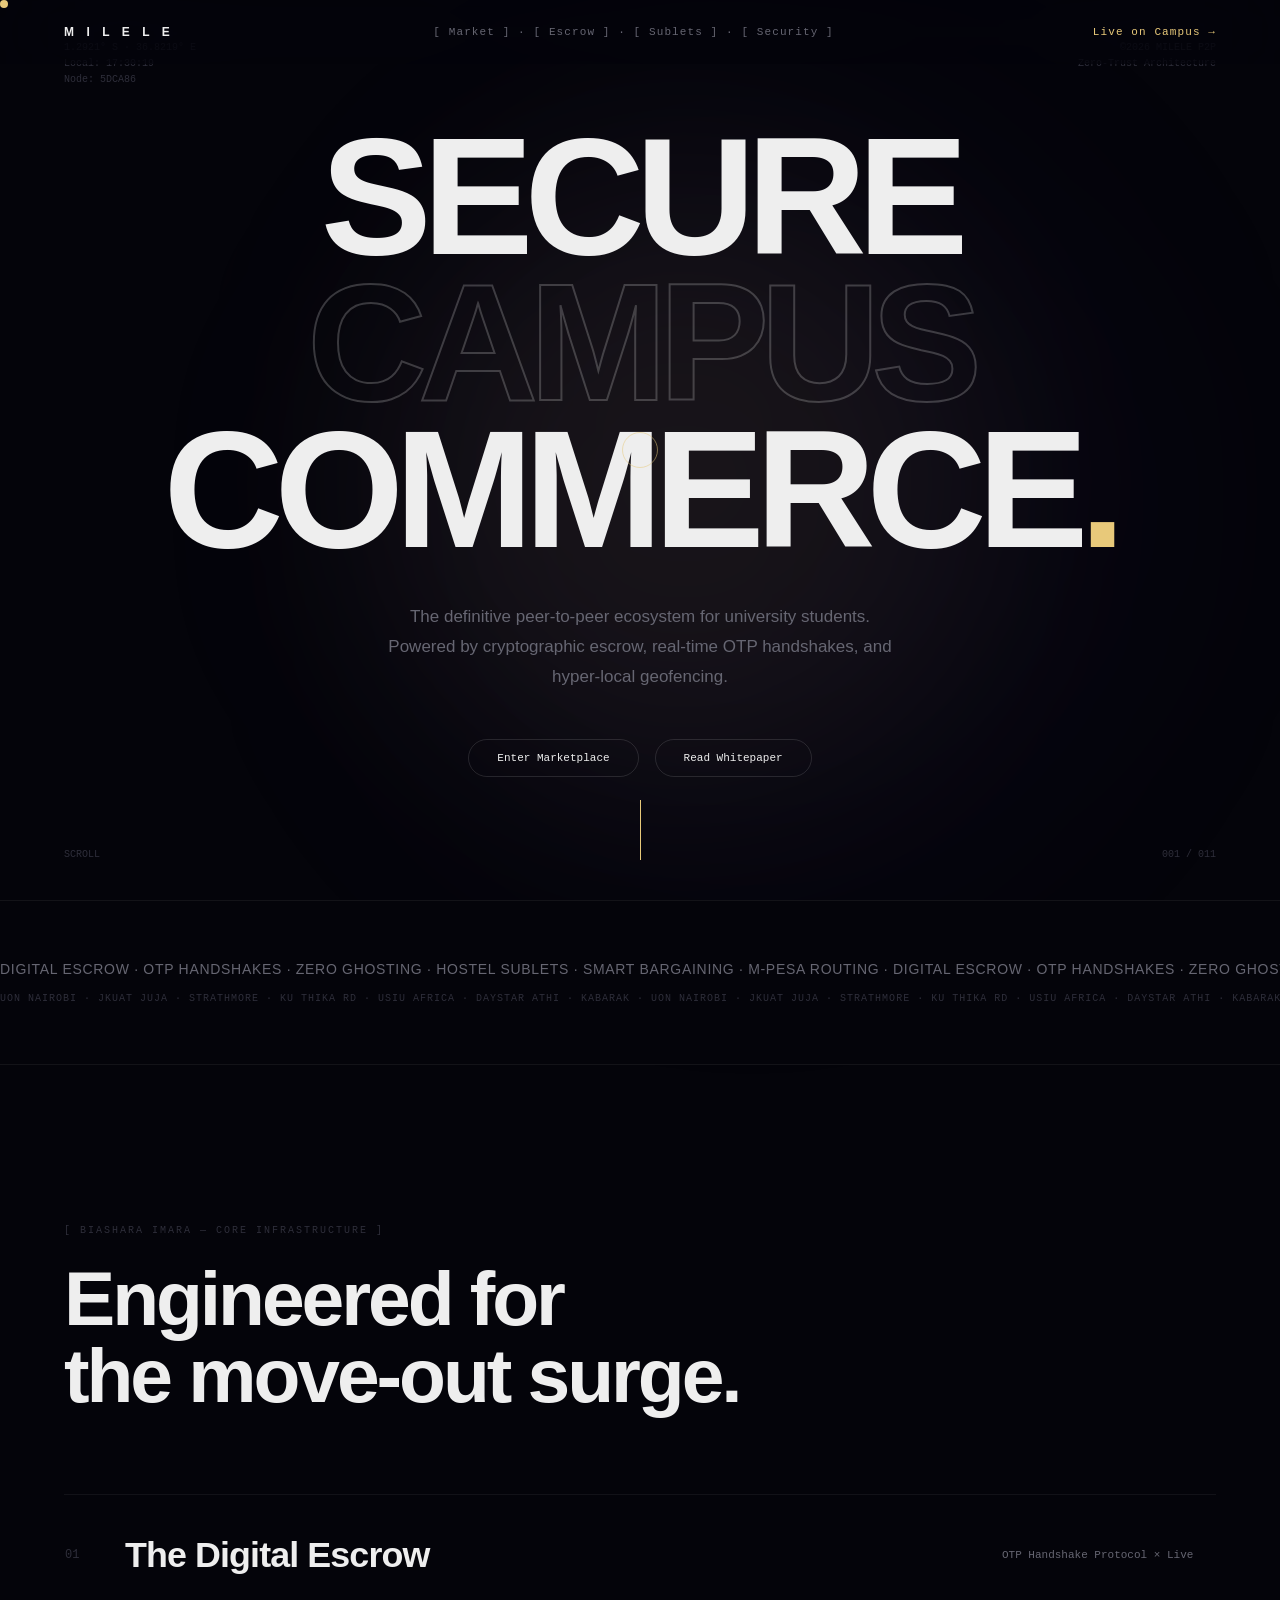
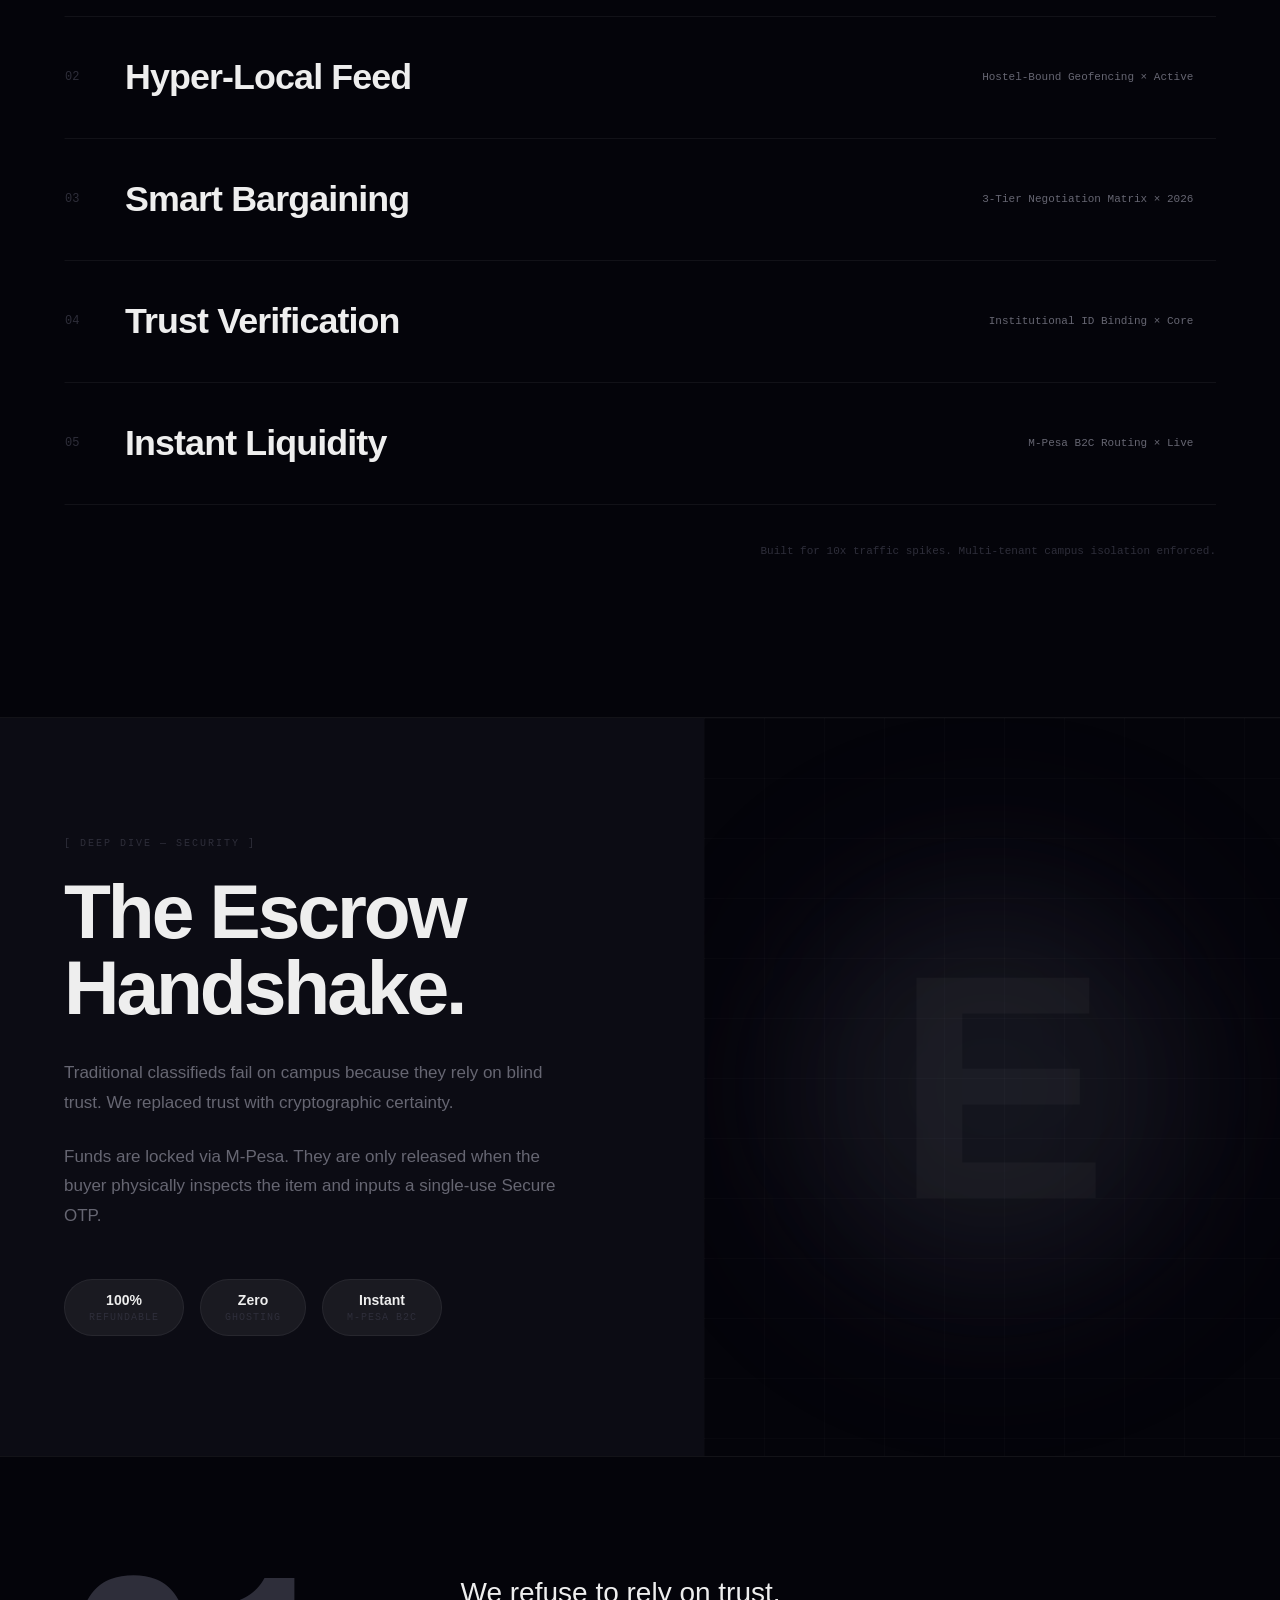
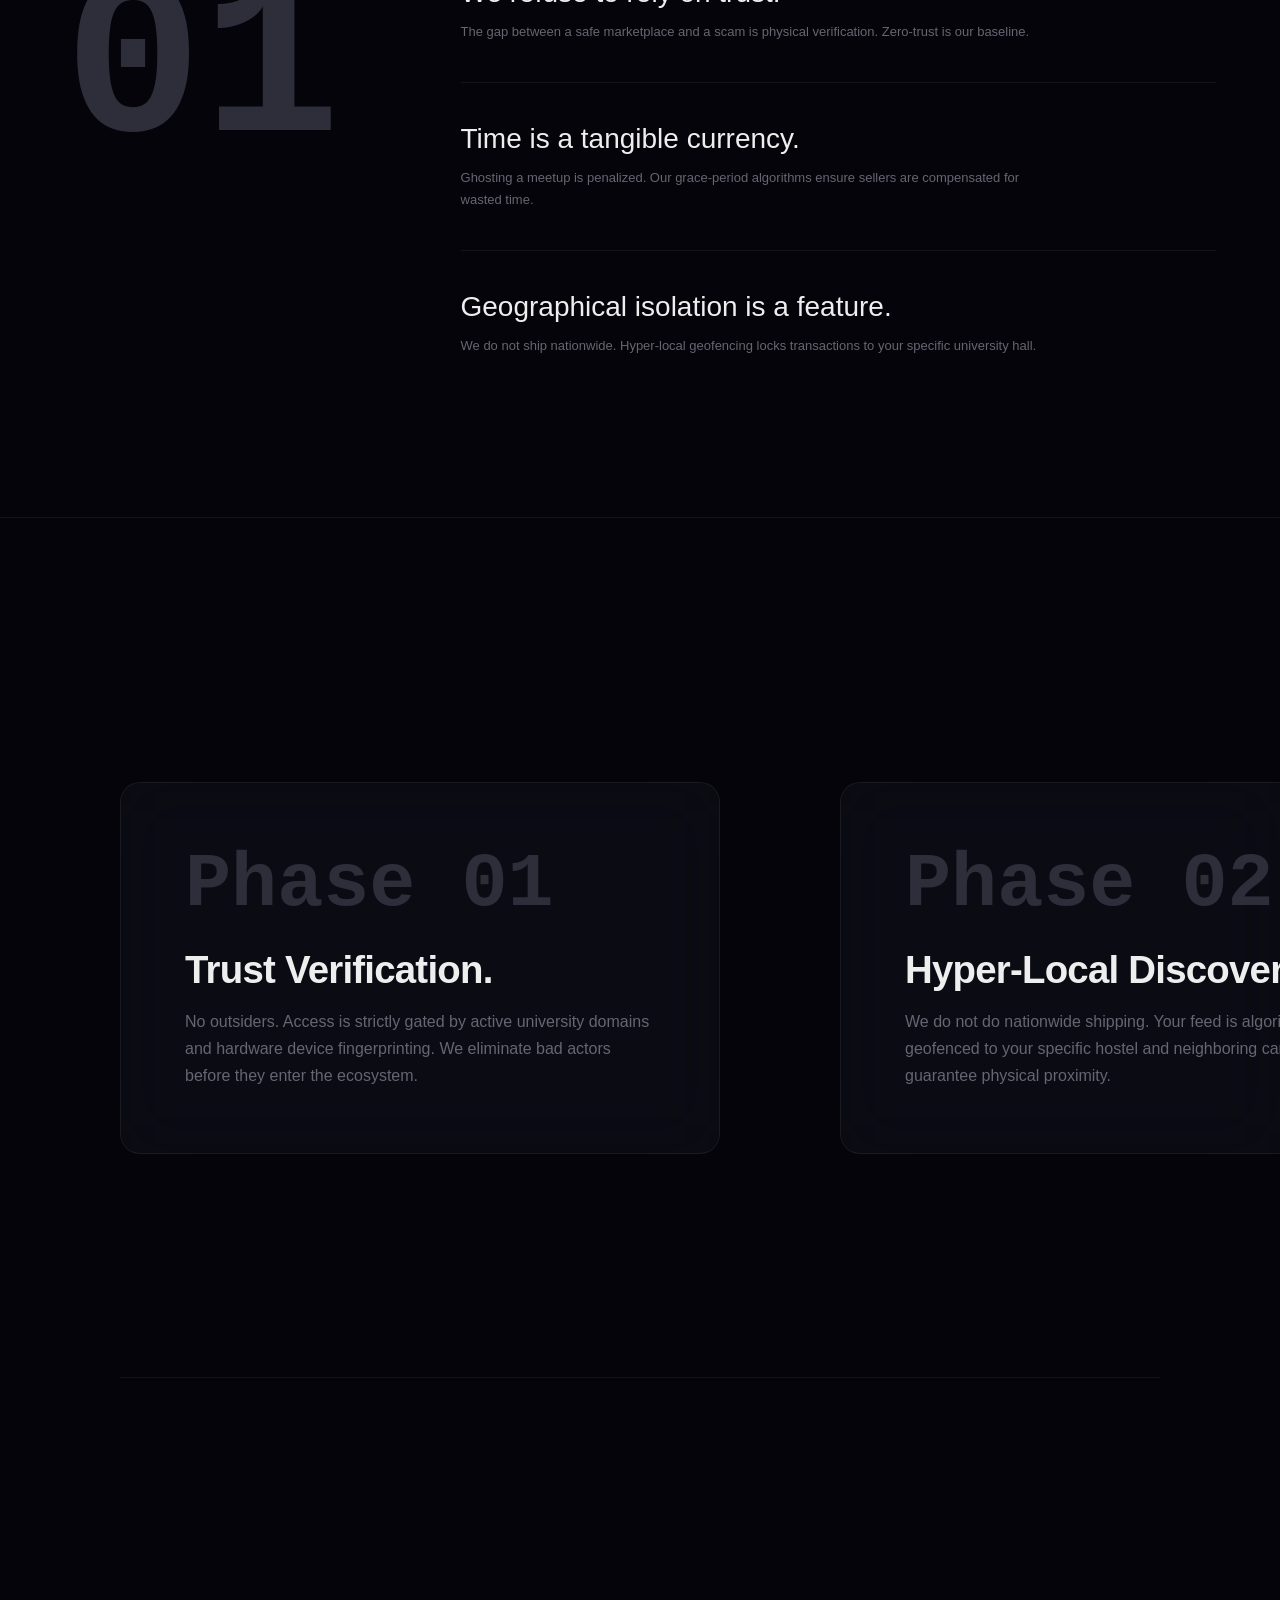
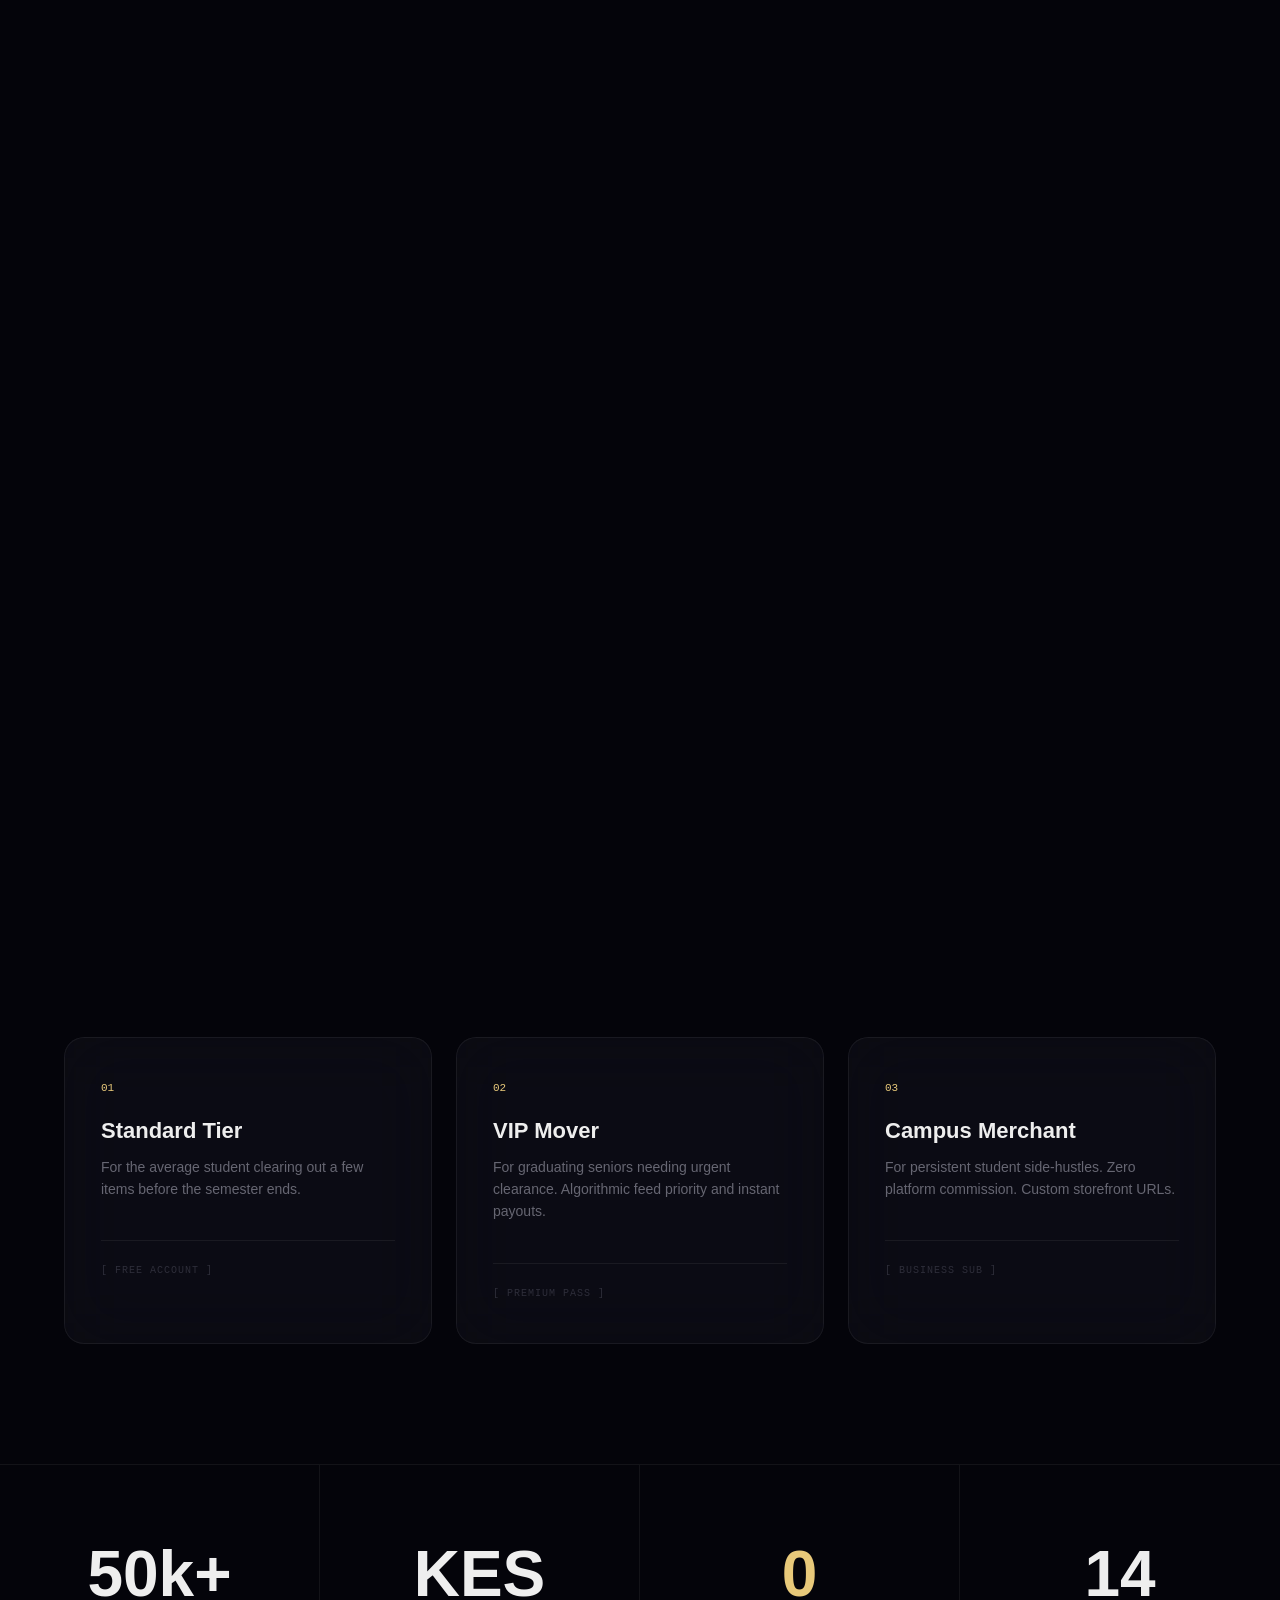
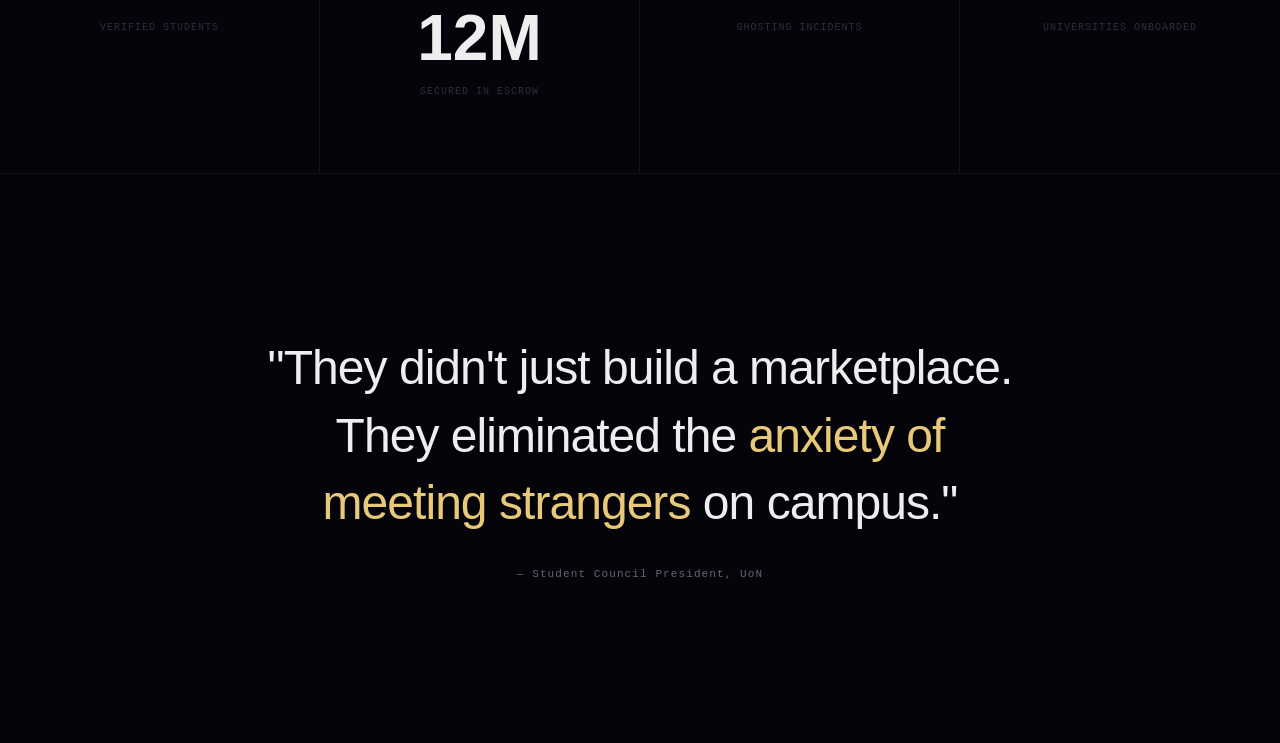
<file: index.html>
<!DOCTYPE html>
<html lang="en">
<head>
    <meta charset="UTF-8">
    <meta name="viewport" content="width=device-width, initial-scale=1.0">
    <title>MILELE — Secure Campus Commerce.</title>
    <link rel="stylesheet" href="style.css">
</head>
<body>
    <div id="cursor-dot" class="cursor-dot"></div>
    <div id="cursor-outline" class="cursor-outline"></div>

    <div id="preloader" class="preloader">
        <div class="preloader-wordmark">MILELE</div>
        <div class="preloader-track">
            <div class="preloader-fill"></div>
        </div>
    </div>

    <main id="milele-scroll">
        
        <nav id="navbar" class="navbar">
            <div class="nav-left">M I L E L E</div>
            <div class="nav-center">[ Market ] &middot; [ Escrow ] &middot; [ Sublets ] &middot; [ Security ]</div>
            <div class="nav-right">Live on Campus &rarr;</div>
        </nav>

        <section class="hero" id="hero-section">
            <div class="hero-corner-tl">
                <span>1.2921° S · 36.8219° E</span><br>
                <span>Local: <span id="live-clock">00:00:00</span></span><br>
                <span>Node: <span id="session-id"></span></span>
            </div>
            <div class="hero-corner-tr">
                <span>©2026 MILELE P2P</span><br>
                <span>Zero-Trust Architecture</span>
            </div>
            
            <div class="hero-content">
                <h1 class="hero-title">
                    <span class="line-1">SECURE</span>
                    <span class="line-2">CAMPUS</span>
                    <span class="line-3">COMMERCE<span class="gold-dot">.</span></span>
                </h1>
                <p class="hero-body">The definitive peer-to-peer ecosystem for university students. Powered by cryptographic escrow, real-time OTP handshakes, and hyper-local geofencing.</p>
                <div class="hero-actions">
                    <button class="micro-btn">Enter Marketplace</button>
                    <button class="micro-btn">Read Whitepaper</button>
                </div>
            </div>

            <div class="hero-bottom">
                <div class="scroll-label">SCROLL</div>
                <div class="scroll-line-container">
                    <div class="scroll-line-fill"></div>
                </div>
                <div class="page-indicator">001 / 011</div>
            </div>

            <div class="ambient-orb orb-gold"></div>
            <div class="ambient-orb orb-indigo"></div>
        </section>

        <section class="marquee-section">
            <div class="marquee-track track-1">
                <div class="marquee-content content-1">
                    DIGITAL ESCROW &middot; OTP HANDSHAKES &middot; ZERO GHOSTING &middot; HOSTEL SUBLETS &middot; SMART BARGAINING &middot; M-PESA ROUTING &middot; DIGITAL ESCROW &middot; OTP HANDSHAKES &middot; ZERO GHOSTING &middot; HOSTEL SUBLETS &middot; SMART BARGAINING &middot;
                </div>
            </div>
            <div class="marquee-track track-2">
                <div class="marquee-content content-2">
                    UON NAIROBI &middot; JKUAT JUJA &middot; STRATHMORE &middot; KU THIKA RD &middot; USIU AFRICA &middot; DAYSTAR ATHI &middot; KABARAK &middot; UON NAIROBI &middot; JKUAT JUJA &middot; STRATHMORE &middot; KU THIKA RD &middot; USIU AFRICA &middot; DAYSTAR ATHI &middot; KABARAK &middot;
                </div>
            </div>
        </section>

        <section class="work" id="work-section">
            <div class="work-header">
                <div class="eyebrow">[ Biashara Imara &mdash; Core Infrastructure ]</div>
                <h2 class="section-title">Engineered for<br>the move-out surge.</h2>
            </div>

            <div class="work-list">
                <div class="work-row reveal-up">
                    <div class="row-num">01</div>
                    <div class="row-title">The Digital Escrow</div>
                    <div class="row-meta">OTP Handshake Protocol &times; Live <span class="row-arrow">&rarr;</span></div>
                </div>
                <div class="work-row reveal-up">
                    <div class="row-num">02</div>
                    <div class="row-title">Hyper-Local Feed</div>
                    <div class="row-meta">Hostel-Bound Geofencing &times; Active <span class="row-arrow">&rarr;</span></div>
                </div>
                <div class="work-row reveal-up">
                    <div class="row-num">03</div>
                    <div class="row-title">Smart Bargaining</div>
                    <div class="row-meta">3-Tier Negotiation Matrix &times; 2026 <span class="row-arrow">&rarr;</span></div>
                </div>
                <div class="work-row reveal-up">
                    <div class="row-num">04</div>
                    <div class="row-title">Trust Verification</div>
                    <div class="row-meta">Institutional ID Binding &times; Core <span class="row-arrow">&rarr;</span></div>
                </div>
                <div class="work-row reveal-up">
                    <div class="row-num">05</div>
                    <div class="row-title">Instant Liquidity</div>
                    <div class="row-meta">M-Pesa B2C Routing &times; Live <span class="row-arrow">&rarr;</span></div>
                </div>
            </div>

            <div class="work-footer reveal-up">
                Built for 10x traffic spikes. Multi-tenant campus isolation enforced.
            </div>
        </section>

        <section class="deep-dive">
            <div class="dd-left">
                <div class="dd-content reveal-up">
                    <div class="eyebrow">[ Deep Dive &mdash; Security ]</div>
                    <h2 class="dd-title">The Escrow<br>Handshake.</h2>
                    <p class="dd-body">Traditional classifieds fail on campus because they rely on blind trust. We replaced trust with cryptographic certainty.</p>
                    <p class="dd-body">Funds are locked via M-Pesa. They are only released when the buyer physically inspects the item and inputs a single-use Secure OTP.</p>
                    
                    <div class="dd-stats">
                        <div class="stat-pill">
                            <div class="stat-val">100%</div>
                            <div class="stat-label">REFUNDABLE</div>
                        </div>
                        <div class="stat-pill">
                            <div class="stat-val">Zero</div>
                            <div class="stat-label">GHOSTING</div>
                        </div>
                        <div class="stat-pill">
                            <div class="stat-val">Instant</div>
                            <div class="stat-label">M-PESA B2C</div>
                        </div>
                    </div>
                </div>
            </div>
            <div class="dd-right">
                <div class="abstract-grid"></div>
                <div class="abstract-orb-1"></div>
                <div class="abstract-orb-2"></div>
                <div class="abstract-orb-3"></div>
                <div class="abstract-letter">E</div>
            </div>
        </section>

        <section class="philosophy">
            <div class="phil-left reveal-up">01</div>
            <div class="phil-right">
                <div class="phil-item reveal-up">
                    <div class="phil-statement">We refuse to rely on trust.</div>
                    <div class="phil-sub">The gap between a safe marketplace and a scam is physical verification. Zero-trust is our baseline.</div>
                </div>
                <div class="phil-item reveal-up">
                    <div class="phil-statement">Time is a tangible currency.</div>
                    <div class="phil-sub">Ghosting a meetup is penalized. Our grace-period algorithms ensure sellers are compensated for wasted time.</div>
                </div>
                <div class="phil-item reveal-up">
                    <div class="phil-statement">Geographical isolation is a feature.</div>
                    <div class="phil-sub">We do not ship nationwide. Hyper-local geofencing locks transactions to your specific university hall.</div>
                </div>
            </div>
        </section>

        <section class="horizontal-process" id="process-section">
            <div class="process-sticky">
                <div class="process-track" id="process-track">
                    
                    <div class="process-panel">
                        <div class="phase-number">Phase 01</div>
                        <h3 class="phase-title">Trust Verification.</h3>
                        <p class="phase-desc">No outsiders. Access is strictly gated by active university domains and hardware device fingerprinting. We eliminate bad actors before they enter the ecosystem.</p>
                    </div>

                    <div class="process-panel">
                        <div class="phase-number">Phase 02</div>
                        <h3 class="phase-title">Hyper-Local Discovery.</h3>
                        <p class="phase-desc">We do not do nationwide shipping. Your feed is algorithmically geofenced to your specific hostel and neighboring campus halls to guarantee physical proximity.</p>
                    </div>

                    <div class="process-panel">
                        <div class="phase-number">Phase 03</div>
                        <h3 class="phase-title">Smart Bargaining.</h3>
                        <p class="phase-desc">Haggle without the spam. Buyers are limited to three structured counter-offers per listing. Once accepted, the negotiated price is instantly locked in the escrow contract.</p>
                    </div>

                    <div class="process-panel">
                        <div class="phase-number">Phase 04</div>
                        <h3 class="phase-title">The Handshake.</h3>
                        <p class="phase-desc">The meetup happens. The buyer inspects the item. If satisfied, they provide the Secure OTP. The backend validates the cryptographic token instantly.</p>
                    </div>

                    <div class="process-panel">
                        <div class="phase-number">Phase 05</div>
                        <h3 class="phase-title">Instant Liquidity.</h3>
                        <p class="phase-desc">No pending platform balances. No withdrawal delays. The moment the OTP clears the server, funds are routed directly to the seller's M-Pesa B2C wallet.</p>
                    </div>

                </div>
                
                <div class="process-progress">
                    <div class="progress-fill" id="progress-fill"></div>
                </div>
            </div>
        </section>

        <section class="services" id="tiers-section">
            <div class="service-card reveal-up">
                <div class="card-index">01</div>
                <h3 class="card-title">Standard Tier</h3>
                <p class="card-desc">For the average student clearing out a few items before the semester ends.</p>
                <hr class="card-divider">
                <div class="card-tag">[ Free Account ]</div>
            </div>

            <div class="service-card reveal-up">
                <div class="card-index">02</div>
                <h3 class="card-title">VIP Mover</h3>
                <p class="card-desc">For graduating seniors needing urgent clearance. Algorithmic feed priority and instant payouts.</p>
                <hr class="card-divider">
                <div class="card-tag">[ Premium Pass ]</div>
            </div>

            <div class="service-card reveal-up">
                <div class="card-index">03</div>
                <h3 class="card-title">Campus Merchant</h3>
                <p class="card-desc">For persistent student side-hustles. Zero platform commission. Custom storefront URLs.</p>
                <hr class="card-divider">
                <div class="card-tag">[ Business Sub ]</div>
            </div>
        </section>

        <section class="stats-row reveal-up">
            <div class="stat-col">
                <div class="stat-number">50k+</div>
                <div class="stat-label">VERIFIED STUDENTS</div>
            </div>
            <div class="stat-col">
                <div class="stat-number">KES 12M</div>
                <div class="stat-label">SECURED IN ESCROW</div>
            </div>
            <div class="stat-col">
                <div class="stat-number gold-stat">0</div>
                <div class="stat-label">GHOSTING INCIDENTS</div>
            </div>
            <div class="stat-col">
                <div class="stat-number">14</div>
                <div class="stat-label">UNIVERSITIES ONBOARDED</div>
            </div>
        </section>

        <section class="testimonial reveal-up">
            <div class="test-content">
                "They didn't just build a marketplace. They eliminated the <span class="gold-text">anxiety of meeting strangers</span> on campus."
            </div>
            <div class="test-author">
                &mdash; Student Council President, UoN
            </div>
        </section>

    </main>

    <script src="app.js"></script>
</body>
</html>
</file>
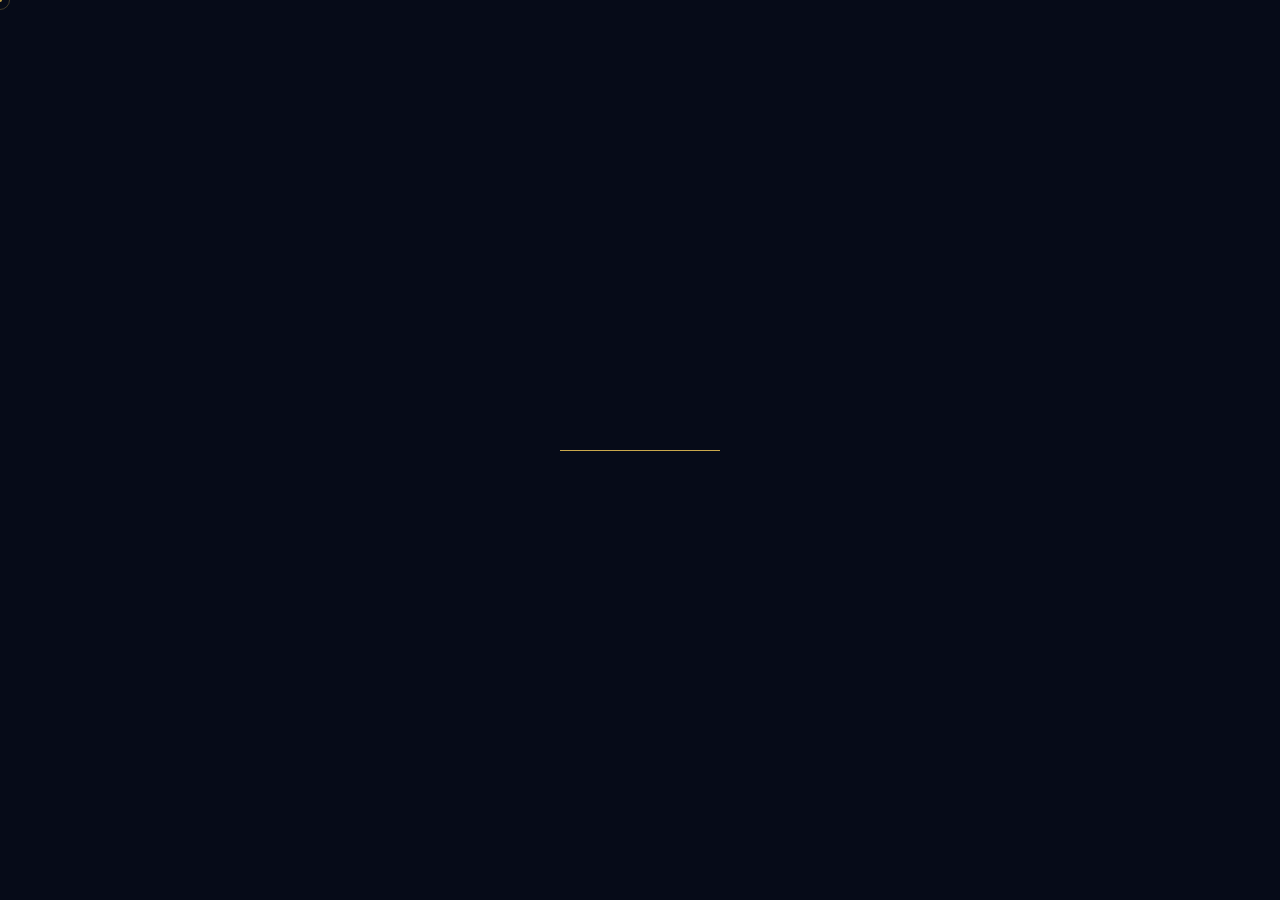
<file: frontend/dashboard.html>
<!DOCTYPE html>
<html lang="en">
<head>
<meta charset="UTF-8">
<meta name="viewport" content="width=device-width, initial-scale=1.0">
<title>MILELE — Seller Vault</title>
<style>
:root {
    --night: #060B18;
    --surface-1: #0C1220;
    --surface-2: #111827;
    --border-0: rgba(255,255,255,0.05);
    --border-1: rgba(255,255,255,0.10);
    --gold: #C9A84C;
    --teal: #2DD4BF;
    --white: #EEF0F5;
    --muted: #5A6070;
    --success: #4ADE80;
    --error: #F87171;
    --mono: 'SF Mono', 'JetBrains Mono', 'Fira Code', monospace;
    --sans: -apple-system, BlinkMacSystemFont, "Segoe UI", Roboto, Helvetica, Arial, sans-serif;
}

* { margin: 0; padding: 0; box-sizing: border-box; }
body { font-family: var(--sans); background: var(--night); color: var(--white); height: 100vh; overflow: hidden; display: flex; cursor: none; }
.t-mono { font-family: var(--mono); }
.t-data { font-family: var(--mono); font-variant-numeric: tabular-nums; }

/* ── PRELOADER & CURSOR ── */
#preloader { position: fixed; inset: 0; background: var(--night); z-index: 9999; display: flex; justify-content: center; align-items: center; transition: opacity 0.6s ease; }
.pl-track { width: 160px; height: 1px; background: var(--border-1); position: relative; overflow: hidden; }
.pl-fill { position: absolute; top: 0; left: 0; height: 100%; width: 100%; background: var(--gold); transform-origin: left; transform: scaleX(0); transition: transform 1.4s cubic-bezier(0.76,0,0.24,1); }

#cursor { position: fixed; width: 20px; height: 20px; border: 1px solid rgba(201,168,76,0.3); border-radius: 50%; pointer-events: none; z-index: 10000; transform: translate(-50%, -50%); display: flex; justify-content: center; align-items: center; transition: background 0.3s, border-color 0.3s; }
#cursor::after { content: ''; width: 4px; height: 4px; background: var(--gold); border-radius: 50%; transition: background 0.3s; }
#cursor.hovered { background: rgba(45,212,191,0.06); border-color: var(--teal); }
#cursor.hovered::after { background: var(--teal); }
@media (pointer: coarse) { #cursor { display: none !important; } }

/* ── LAYOUT ── */
.split-canvas { display: flex; width: 100%; height: 100%; }
.left-panel { flex: 0 0 55%; position: relative; overflow: hidden; background: linear-gradient(180deg, #060B18 0%, #0A1428 40%, #0D1A35 70%, #0A1220 100%); }
.right-panel { flex: 0 0 45%; background: var(--night); overflow-y: auto; display: flex; flex-direction: column; }

/* ── LEFT PANEL ART ── */
.sky-layer, .skyline-layer, .ground-layer, .ui-layer { position: absolute; inset: 0; pointer-events: none; }
.moon { position: absolute; top: 15%; right: 25%; width: 56px; height: 56px; border-radius: 50%; background: radial-gradient(circle at 30% 30%, #F5E8C8, var(--gold)); box-shadow: 0 0 40px rgba(201,168,76,0.3); }
.stars { position: absolute; inset: 0; background-image: radial-gradient(1px 1px at 10% 20%, #fff 100%, transparent), radial-gradient(2px 2px at 40% 15%, var(--gold) 100%, transparent); background-size: 100% 100%; opacity: 0.6; }
.bldg { background: #070D1C; border-top: 1px solid rgba(255,255,255,0.05); }
.skyline-layer { bottom: 20%; top: auto; height: 50%; display: flex; align-items: flex-end; justify-content: center; gap: 10px; }
.bldg-1 { width: 100px; height: 140px; } .bldg-2 { width: 80px; height: 100px; margin-right: 40px; } .bldg-3 { width: 120px; height: 120px; margin-left: 40px; }
.tower-main { width: 90px; height: 220px; background: #050914; border-top: 3px solid rgba(201,168,76,0.4); }
.ground-layer { top: auto; bottom: 0; height: 25%; background: linear-gradient(180deg, #060B18 0%, #040810 100%); border-top: 1px solid rgba(255,255,255,0.02); }

/* ── IDENTITY ── */
.badge { position: absolute; top: 40px; left: 40px; display: flex; align-items: center; gap: 16px; }
.badge-ring { width: 48px; height: 48px; border-radius: 50%; border: 1px solid rgba(201,168,76,0.3); display: flex; justify-content: center; align-items: center; background: rgba(6,11,24,0.5); color: var(--gold); font-size: 18px; font-weight: 800; }
.badge-text .title { font-size: 11px; font-weight: 700; letter-spacing: 0.08em; color: var(--white); }
.badge-text .sub { font-size: 9px; color: var(--muted); text-transform: uppercase; letter-spacing: 0.1em; }
.tagline-container { position: absolute; bottom: 120px; left: 40px; }
.tagline { font-size: clamp(24px, 3vw, 38px); font-weight: 800; letter-spacing: -0.03em; line-height: 1.1; margin-bottom: 12px; }
.tagline .teal { color: var(--teal); }
.tag-sub { font-size: 10px; color: var(--muted); letter-spacing: 0.05em; }

/* ── RIGHT PANEL (VAULT) ── */
.dash-header { padding: 40px; border-bottom: 1px solid var(--border-0); }
.dash-title { font-size: 24px; font-weight: 800; letter-spacing: -0.02em; margin-bottom: 8px; }
.dash-sub { font-size: 11px; color: var(--muted); letter-spacing: 0.05em; text-transform: uppercase; }
.dash-content { padding: 40px; flex-grow: 1; }
.escrow-list { display: flex; flex-direction: column; gap: 24px; }

.escrow-card { background: rgba(17,24,39,0.5); border: 1px solid var(--border-1); border-radius: 20px; padding: 32px; display: flex; flex-direction: column; gap: 24px; position: relative; }
.escrow-card::before { content: ''; position: absolute; top: 0; left: 0; width: 3px; height: 100%; background: var(--teal); }
.item-info { display: flex; justify-content: space-between; align-items: flex-start; }
.status-badge { font-size: 8px; color: var(--night); background: var(--teal); padding: 4px 10px; border-radius: 6px; font-weight: 700; text-transform: uppercase; letter-spacing: 0.1em; margin-bottom:8px; display:inline-block;}
.item-title { font-size: 18px; font-weight: 600; }
.item-price { font-size: 20px; font-weight: 700; color: var(--gold); }
.item-price span { font-size: 10px; color: var(--muted); margin-right: 4px; }

.terminal { background: var(--surface-1); border: 1px solid var(--border-0); border-radius: 16px; padding: 24px; display: flex; flex-direction: column; align-items: center; gap: 16px; }
.terminal-lbl { font-size: 9px; color: var(--muted); text-transform: uppercase; letter-spacing: 0.15em; }
.terminal-controls { display: flex; gap: 12px; width: 100%; justify-content: center; }
.pin-input { background: var(--night); border: 1px solid rgba(45,212,191,0.2); border-radius: 12px; color: var(--teal); font-size: 20px; text-align: center; letter-spacing: 0.4em; padding: 12px; width: 160px; outline: none; }
.pin-input:focus { border-color: var(--teal); }
.btn-verify { background: var(--white); color: var(--night); border: none; padding: 0 24px; border-radius: 12px; font-size: 9px; font-weight: 800; text-transform: uppercase; letter-spacing: 0.15em; transition: 0.3s; cursor: none;}
.btn-verify:hover { background: var(--teal); transform: translateY(-2px); }

.empty-state { text-align: center; padding: 80px 20px; color: var(--muted); font-size: 11px; letter-spacing: 0.1em; }
.toast-area { position: fixed; bottom: 40px; right: 40px; z-index: 1000; }
.toast { background: rgba(17,24,39,0.95); border: 1px solid var(--border-1); padding: 16px 24px; border-radius: 12px; font-size: 10px; opacity: 0; pointer-events: none; transition: 0.4s; transform: translateY(20px); }
.toast.show { opacity: 1; transform: translateY(0); }
.toast.success { border-color: rgba(74,222,128,0.3); color: var(--success); }
.toast.error { border-color: rgba(248,113,113,0.3); color: var(--error); }
</style>
</head>
<body>

<div id="preloader"><div class="pl-track"><div class="pl-fill" id="pl-fill"></div></div></div>
<div id="cursor"><div class="cdot"></div></div>

<div class="split-canvas">
    <div class="left-panel">
        <div class="sky-layer"><div class="stars"></div><div class="moon"></div></div>
        <div class="skyline-layer">
            <div class="bldg bldg-1"></div><div class="bldg bldg-2"></div><div class="tower-main"></div><div class="bldg bldg-3"></div>
        </div>
        <div class="ground-layer"></div>
        
        <div class="ui-layer">
            <div class="badge">
                <div class="badge-ring t-mono">C</div>
                <div class="badge-text">
                    <div class="title">THE COMRADES NETWORK</div>
                    <div class="sub t-mono">Verified Campus Hustles · +254</div>
                </div>
            </div>
            <div class="tagline-container">
                <div class="tagline">Your hustle.<br>Protected.<br><span style="color:var(--teal)">Milele.</span></div>
                <div class="tag-sub t-mono">Secure Settlement Vault · Built for the Culture</div>
            </div>
        </div>
    </div>

    <div class="right-panel">
        <div class="dash-header">
            <h1 class="dash-title">Seller Vault</h1>
            <p class="dash-sub t-mono">Awaiting buyer cryptographic handshake</p>
        </div>
        <div class="dash-content">
            <div class="escrow-list" id="escrow-list">
                <div class="empty-state t-mono">CONNECTING TO SECURE LEDGER...</div>
            </div>
        </div>
    </div>
</div>

<div class="toast-area"><div id="toast" class="t-mono"></div></div>

<script>
document.addEventListener('DOMContentLoaded', () => {
    // 1. Preloader & Cursor setup
    setTimeout(() => { document.getElementById('pl-fill').style.transform = 'scaleX(1)'; setTimeout(() => { document.getElementById('preloader').style.opacity = '0'; setTimeout(() => document.getElementById('preloader').remove(), 600); }, 1000); }, 100);
    const cursor = document.getElementById('cursor');
    if(window.matchMedia("(pointer: fine)").matches) { document.addEventListener('mousemove', e => { cursor.style.left = e.clientX + 'px'; cursor.style.top = e.clientY + 'px'; }); }

    // 2. Toast System
    let toastTimer;
    const showToast = (msg, type) => {
        const t = document.getElementById('toast');
        t.className = `toast t-mono show ${type}`;
        t.innerHTML = type === 'success' ? `[ OK ] ${msg}` : `[ ERR ] ${msg}`;
        clearTimeout(toastTimer);
        toastTimer = setTimeout(() => { t.classList.remove('show'); }, 4000);
    };

    // 3. Fetch Data
    const list = document.getElementById('escrow-list');
    async function fetchSellerEscrows() {
        try {
            // Ensures exactly matching the localhost path
            const response = await fetch('http://localhost/MILELE/backend/api/seller_escrows.php?nocache=' + new Date().getTime());
            const data = await response.json();
            list.innerHTML = '';

            if (data.status === 'success') {
                if (data.data.length === 0) {
                    list.innerHTML = `<div class="empty-state t-mono" style="border:1px dashed var(--border-1); border-radius: 16px;">NO FUNDS PENDING HANDSHAKE.</div>`;
                    return;
                }
                data.data.forEach(item => {
                    const card = document.createElement('div');
                    card.className = 'escrow-card';
                    card.innerHTML = `
                        <div class="item-info">
                            <div>
                                <div class="status-badge t-mono">FUNDS SECURED</div>
                                <div class="item-title">${item.title}</div>
                            </div>
                            <div class="item-price t-data"><span>KSH</span>${parseFloat(item.amount).toLocaleString()}</div>
                        </div>
                        <div class="terminal">
                            <div class="terminal-lbl t-mono">Enter Buyer's 6-Digit Code</div>
                            <div class="terminal-controls">
                                <input type="text" class="pin-input t-data" id="pin-${item.escrow_id}" maxlength="6" placeholder="------" autocomplete="off">
                                <button class="btn-verify t-mono" onclick="verifyHandshake('${item.escrow_id}')">Verify Handshake &rarr;</button>
                            </div>
                        </div>
                    `;
                    list.appendChild(card);
                });
                document.querySelectorAll('button, input').forEach(el => { el.addEventListener('mouseenter', () => cursor.classList.add('hovered')); el.addEventListener('mouseleave', () => cursor.classList.remove('hovered')); });
            } else {
                list.innerHTML = `<div class="empty-state t-mono" style="color:var(--error)">${data.message}</div>`;
            }
        } catch (error) {
            list.innerHTML = `<div class="empty-state t-mono" style="color:var(--error)">NETWORK ERROR: VAULT OFFLINE. Check XAMPP/File Paths.</div>`;
        }
    }

    // 4. Verification Logic
    window.verifyHandshake = async (escrowId) => {
        const pinInput = document.getElementById(`pin-${escrowId}`);
        const pin = pinInput.value.trim();

        if (pin.length !== 6) { showToast('Handshake code must be exactly 6 digits.', 'error'); return; }
        showToast('Verifying cryptographic hash...', '');

        try {
            const response = await fetch('http://localhost/MILELE/backend/api/verify_handshake.php', {
                method: 'POST',
                headers: { 'Content-Type': 'application/json' },
                body: JSON.stringify({ escrow_id: escrowId, entered_otp: pin })
            });
            const data = await response.json();

            if (data.status === 'success') {
                showToast('Handshake Verified! Releasing funds.', 'success');
                pinInput.value = 'OK';
                pinInput.style.color = 'var(--success)';
                pinInput.style.borderColor = 'var(--success)';
                pinInput.disabled = true;
                setTimeout(() => { fetchSellerEscrows(); }, 2500);
            } else {
                showToast(data.message, 'error');
                pinInput.value = '';
            }
        } catch (error) {
            showToast('Gateway Error: Could not reach verification server.', 'error');
        }
    };

    fetchSellerEscrows();
});
</script>
</body>
</html>
</file>
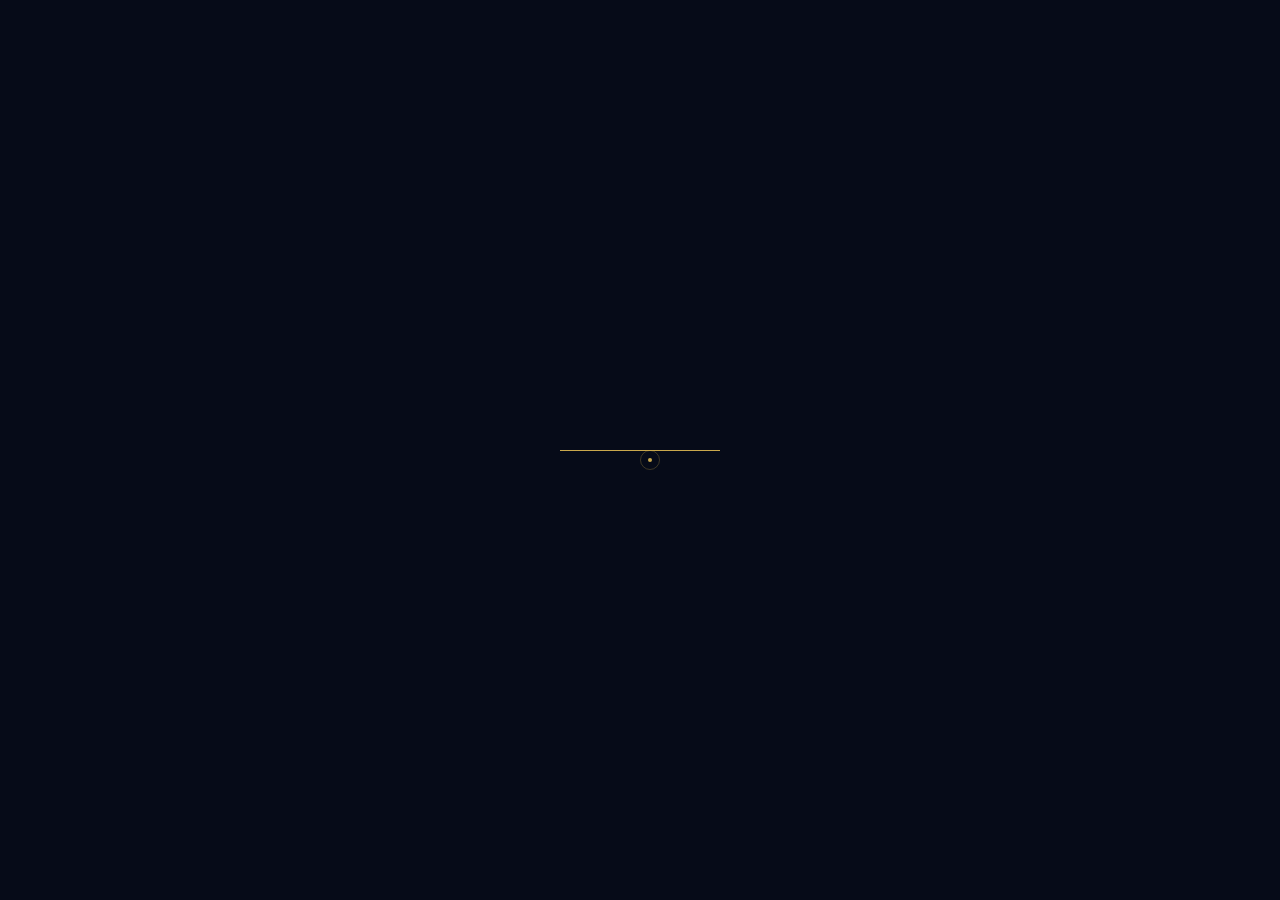
<file: frontend/login.html>
<!DOCTYPE html>
<html lang="en">
<head>
<meta charset="UTF-8">
<meta name="viewport" content="width=device-width, initial-scale=1.0">
<title>MILELE — Student Escrow Portal</title>
<style>
/* ── PALETTE & TYPOGRAPHY ──────────────────────────────────────────── */
:root {
    --night: #060B18;
    --surface-1: #0C1220;
    --surface-2: #111827;
    --surface-3: #192034;
    --glass: rgba(255,255,255,0.04);
    --glass-2: rgba(255,255,255,0.07);
    --border-0: rgba(255,255,255,0.05);
    --border-1: rgba(255,255,255,0.10);
    --border-2: rgba(255,255,255,0.20);
    
    --gold: #C9A84C;
    --gold-2: #E8C97A;
    --gold-glow: rgba(201,168,76,0.08);
    --gold-border: rgba(201,168,76,0.28);
    
    --teal: #2DD4BF;
    --teal-dim: rgba(45,212,191,0.12);
    --teal-glow: rgba(45,212,191,0.06);
    
    --white: #EEF0F5;
    --muted: #5A6070;
    --dim: #252D3D;
    --success: #4ADE80;
    --warning: #FBBF24;
    --error: #F87171;
    
    --mono: 'SF Mono', 'JetBrains Mono', 'Fira Code', monospace;
    --sans: -apple-system, BlinkMacSystemFont, "Segoe UI", Roboto, Helvetica, Arial, sans-serif;
}

* { margin: 0; padding: 0; box-sizing: border-box; }
body { font-family: var(--sans); background: var(--night); color: var(--white); height: 100vh; overflow: hidden; -webkit-font-smoothing: antialiased; display: flex; }
input, button { font-family: inherit; }
.t-mono { font-family: var(--mono); }
.t-data { font-family: var(--mono); font-variant-numeric: tabular-nums; }

/* ── PRELOADER ──────────────────────────────────────────── */
#preloader { position: fixed; inset: 0; background: var(--night); z-index: 9999; display: flex; justify-content: center; align-items: center; transition: opacity 0.6s ease; }
.pl-track { width: 160px; height: 1px; background: var(--border-1); position: relative; overflow: hidden; }
.pl-fill { position: absolute; top: 0; left: 0; height: 100%; width: 100%; background: var(--gold); transform-origin: left; transform: scaleX(0); transition: transform 1.4s cubic-bezier(0.76,0,0.24,1); }

/* ── CUSTOM CURSOR ──────────────────────────────────────────── */
#cursor { position: fixed; top: 0; left: 0; width: 20px; height: 20px; border: 1px solid var(--gold-border); border-radius: 50%; pointer-events: none; z-index: 10000; transform: translate(-50%, -50%); display: flex; justify-content: center; align-items: center; transition: background 0.3s, border-color 0.3s; will-change: transform; }
#cursor::after { content: ''; width: 4px; height: 4px; background: var(--gold); border-radius: 50%; transition: background 0.3s; }
#cursor.hovered { background: var(--teal-glow); border-color: var(--teal); }
#cursor.hovered::after { background: var(--teal); }

/* ── LAYOUT ──────────────────────────────────────────── */
.split-canvas { display: flex; width: 100%; height: 100%; }
.left-panel { flex: 0 0 58%; position: relative; overflow: hidden; background: linear-gradient(180deg, #060B18 0%, #0A1428 40%, #0D1A35 70%, #0A1220 100%); }
.right-panel { flex: 0 0 42%; display: flex; justify-content: center; align-items: center; position: relative; z-index: 10; background: var(--night); }

/* ── LEFT PANEL: CAMPUS CSS ART ──────────────────────────────────────────── */
.sky-layer, .skyline-layer, .ground-layer, .ui-layer { position: absolute; inset: 0; pointer-events: none; }

/* Sky & Atmosphere */
.moon { position: absolute; top: 15%; right: 25%; width: 56px; height: 56px; border-radius: 50%; background: radial-gradient(circle at 30% 30%, #F5E8C8, var(--gold)); box-shadow: 0 0 40px rgba(201,168,76,0.3), 0 0 100px rgba(201,168,76,0.1); animation: moonBreathe 8s infinite alternate ease-in-out; }
@keyframes moonBreathe { from { transform: scale(1); box-shadow: 0 0 40px rgba(201,168,76,0.3), 0 0 100px rgba(201,168,76,0.1); } to { transform: scale(1.02); box-shadow: 0 0 50px rgba(201,168,76,0.4), 0 0 120px rgba(201,168,76,0.15); } }
.moon-halo { position: absolute; top: 15%; right: 25%; width: 200px; height: 200px; transform: translate(28%, -28%); border-radius: 50%; background: rgba(201,168,76,0.06); filter: blur(60px); }
.aurora { position: absolute; top: 30%; left: 0; width: 100%; height: 150px; background: rgba(45,212,191,0.04); filter: blur(50px); animation: auroraBreathe 12s infinite alternate ease-in-out; }
@keyframes auroraBreathe { from { opacity: 0.4; } to { opacity: 0.8; } }
.stars { position: absolute; inset: 0; background-image: radial-gradient(1px 1px at 10% 20%, #fff 100%, transparent), radial-gradient(2px 2px at 40% 15%, var(--gold) 100%, transparent), radial-gradient(1px 1px at 70% 30%, #fff 100%, transparent), radial-gradient(1.5px 1.5px at 85% 10%, #fff 100%, transparent), radial-gradient(1px 1px at 20% 50%, #fff 100%, transparent), radial-gradient(2px 2px at 60% 45%, var(--gold) 100%, transparent); background-size: 100% 100%; opacity: 0.6; }
.star-twinkle { position: absolute; top: 25%; left: 30%; width: 2px; height: 2px; background: #fff; border-radius: 50%; animation: twinkle 4s infinite ease-in-out; }
@keyframes twinkle { 0%, 100% { opacity: 0.2; } 50% { opacity: 1; } }

/* Skyline */
.skyline-layer { bottom: 20%; top: auto; height: 50%; display: flex; align-items: flex-end; justify-content: center; gap: 10px; }
.bldg { background: #070D1C; position: relative; border-top: 1px solid rgba(255,255,255,0.05); }
.bldg-windows { position: absolute; inset: 4px; background-image: repeating-linear-gradient(to bottom, transparent 0, transparent 10px, rgba(255,200,80,0.15) 10px, rgba(255,200,80,0.15) 20px), repeating-linear-gradient(to right, transparent 0, transparent 14px, rgba(200,220,255,0.1) 14px, rgba(200,220,255,0.1) 24px); }
.bldg-1 { width: 100px; height: 140px; }
.bldg-2 { width: 80px; height: 100px; margin-right: 40px; }
.tower-wing { width: 32px; height: 120px; background: #060B18; border-top: 1px solid var(--border-1); }
.tower-main { width: 90px; height: 220px; background: #050914; border-top: 3px solid rgba(201,168,76,0.4); position: relative; display: flex; justify-content: center; z-index: 2; }
.tower-main::before { content: ''; position: absolute; top: -15px; width: 0; height: 0; border-left: 45px solid transparent; border-right: 45px solid transparent; border-bottom: 15px solid rgba(201,168,76,0.5); }
.tower-windows { position: absolute; top: 10px; width: 60px; height: 180px; display: grid; grid-template-columns: repeat(3, 1fr); gap: 6px; }
.win { background: rgba(200,220,255,0.05); border-radius: 2px 2px 0 0; }
.win.amber { background: rgba(255,200,80,0.2); }
.win.blue { background: rgba(200,220,255,0.15); }
.bldg-3 { width: 120px; height: 120px; margin-left: 40px; }

/* Ground & Students */
.ground-layer { top: auto; bottom: 0; height: 25%; background: linear-gradient(180deg, #060B18 0%, #040810 100%); border-top: 1px solid rgba(255,255,255,0.02); }
.road { position: absolute; bottom: 0; left: 50%; transform: translateX(-50%); width: 100%; height: 100%; background: linear-gradient(180deg, transparent, rgba(255,255,255,0.02)); clip-path: polygon(40% 100%, 60% 100%, 52% 0, 48% 0); }
.lamp { position: absolute; bottom: 40%; width: 2px; height: 40px; background: #111; }
.lamp::after { content: ''; position: absolute; top: -4px; left: -4px; width: 10px; height: 10px; background: rgba(255,200,80,0.8); border-radius: 50%; box-shadow: 0 0 20px rgba(255,200,80,0.4); }
.lamp-glow { position: absolute; bottom: -5px; left: -30px; width: 60px; height: 10px; background: radial-gradient(ellipse at center, rgba(255,200,80,0.15) 0%, transparent 70%); animation: lampBreathe 3s infinite alternate; }
@keyframes lampBreathe { from { opacity: 0.7; } to { opacity: 1; } }
.l-1 { left: 20%; bottom: 50%; transform: scale(0.6); } .l-2 { left: 45%; bottom: 30%; } .l-3 { right: 40%; bottom: 20%; transform: scale(1.2); }

.student-a { position: absolute; bottom: 25px; left: 22%; width: 16px; height: 24px; background: #040810; border-radius: 8px 8px 0 0; }
.laptop-glow { position: absolute; top: 10px; left: 14px; width: 4px; height: 8px; background: rgba(45,212,191,0.8); box-shadow: -5px 0 10px rgba(45,212,191,0.4); border-radius: 2px; }
.student-b { position: absolute; bottom: 40px; right: 42%; width: 12px; height: 36px; background: #03060C; border-radius: 6px; }
.phone-glow { position: absolute; top: 12px; left: -4px; width: 2px; height: 4px; background: rgba(255,255,255,0.9); box-shadow: 0 0 5px rgba(255,255,255,0.5); }
.trees { position: absolute; bottom: 20%; left: 5%; width: 40px; height: 60px; background: #020408; border-radius: 50% 50% 0 0; box-shadow: 60px 10px 0 -10px #03060C, 250px -5px 0 10px #020408, 300px 5px 0 -15px #040810; }

/* UI Layer: Identity, Tagline, Stats */
.badge { position: absolute; top: 40px; left: 40px; display: flex; align-items: center; gap: 16px; }
.badge-ring { width: 48px; height: 48px; border-radius: 50%; border: 1px solid var(--gold-border); display: flex; justify-content: center; align-items: center; background: rgba(6,11,24,0.5); box-shadow: 0 4px 12px rgba(0,0,0,0.5); }
.badge-text .title { font-size: 11px; font-weight: 600; letter-spacing: 0.05em; color: var(--white); }
.badge-text .sub { font-size: 9px; color: var(--muted); margin-top: 2px; }

.pills { position: absolute; top: 120px; left: 40px; display: flex; flex-direction: column; gap: 12px; }
.pill { background: rgba(6,11,24,0.75); backdrop-filter: blur(16px); -webkit-backdrop-filter: blur(16px); border: 1px solid var(--border-1); border-radius: 999px; padding: 6px 14px; display: inline-flex; align-items: center; gap: 8px; font-size: 9px; color: var(--white); width: fit-content; animation: floatPill 6s infinite ease-in-out; will-change: transform; }
@keyframes floatPill { 0%, 100% { transform: translateY(0); } 50% { transform: translateY(-6px); } }
.pill:nth-child(2) { animation-delay: -2s; } .pill:nth-child(3) { animation-delay: -4s; }
.dot-green { width: 6px; height: 6px; border-radius: 50%; background: var(--success); box-shadow: 0 0 6px var(--success); }
.dot-gold { width: 6px; height: 6px; border-radius: 50%; background: var(--gold); }
.dot-teal { width: 6px; height: 6px; border-radius: 50%; background: var(--teal); }

.tagline-container { position: absolute; bottom: 120px; left: 40px; }
.tagline { font-size: clamp(24px, 3vw, 38px); font-weight: 800; letter-spacing: -0.03em; line-height: 1.1; margin-bottom: 12px; }
.tagline .teal { color: var(--teal); }
.tag-sub { font-size: 10px; color: var(--muted); letter-spacing: 0.05em; }

.stats-strip { position: absolute; bottom: 0; left: 0; width: 100%; background: rgba(0,0,0,0.35); backdrop-filter: blur(20px); -webkit-backdrop-filter: blur(20px); border-top: 1px solid var(--border-0); display: flex; padding: 20px 40px; gap: 40px; }
.stat-item { display: flex; flex-direction: column; gap: 4px; }
.stat-val { font-size: 18px; font-weight: 700; color: var(--white); }
.stat-lbl { font-size: 8px; color: var(--muted); text-transform: uppercase; letter-spacing: 0.1em; }

/* ── RIGHT PANEL: LOGIN CARD ──────────────────────────────────────────── */
.login-card { width: 100%; max-width: 380px; background: rgba(17,24,39,0.75); backdrop-filter: blur(48px) saturate(160%); -webkit-backdrop-filter: blur(48px) saturate(160%); border: 1px solid rgba(255,255,255,0.10); border-radius: 28px; padding: 48px 40px; position: relative; box-shadow: 0 32px 80px rgba(0,0,0,0.5), 0 0 0 0.5px rgba(255,255,255,0.04), inset 0 1px 0 rgba(255,255,255,0.07), 0 0 60px rgba(45,212,191,0.03); margin: 0 24px; }
.card-top-glow { position: absolute; top: 0; left: 0; width: 100%; height: 0.5px; background: linear-gradient(90deg, transparent, rgba(201,168,76,0.35), transparent); }

.card-header { text-align: center; margin-bottom: 32px; }
.avatar-ring { width: 64px; height: 64px; margin: 0 auto 20px auto; border: 1px solid var(--gold-border); border-radius: 50%; background: linear-gradient(135deg, rgba(201,168,76,0.1), rgba(45,212,191,0.05)); display: flex; justify-content: center; align-items: center; color: var(--gold); font-size: 26px; font-weight: 800; font-family: var(--sans); }
.brand-name { font-size: 24px; font-weight: 800; letter-spacing: 0.32em; color: var(--white); margin-bottom: 4px; margin-right: -0.32em; }
.brand-sub { font-size: 9px; color: var(--muted); letter-spacing: 0.16em; text-transform: uppercase; }
.card-divider { height: 0.5px; background: var(--border-0); margin: 24px 0; }

.welcome-text { margin-bottom: 24px; }
.welcome-title { font-size: 14px; font-weight: 500; color: var(--white); margin-bottom: 4px; }
.welcome-sub { font-size: 12px; color: var(--muted); }

/* Form Elements */
.input-group { margin-bottom: 20px; position: relative; }
.input-label { display: block; font-size: 8px; color: var(--muted); letter-spacing: 0.2em; text-transform: uppercase; margin-bottom: 8px; }
.input-wrapper { position: relative; display: flex; align-items: center; }
.input-icon { position: absolute; left: 14px; color: var(--muted); font-size: 14px; transition: color 0.3s; pointer-events: none; }
.form-control { width: 100%; background: var(--surface-3); border: 1px solid var(--border-1); border-radius: 12px; padding: 13px 14px 13px 42px; font-size: 14px; color: var(--white); outline: none; transition: all 0.3s ease; min-height: 44px; }
.form-control:focus { border-color: rgba(45,212,191,0.4); box-shadow: 0 0 0 3px rgba(45,212,191,0.07); }
.form-control:focus + .input-icon, .form-control:not(:placeholder-shown) + .input-icon { color: var(--teal); }

/* Ghost Autocomplete */
.ghost-overlay { position: absolute; left: 42px; top: 50%; transform: translateY(-50%); pointer-events: none; font-size: 14px; white-space: pre; color: transparent; display: flex; }
.ghost-domain { color: var(--dim); display: none; }

/* Password Strength & Toggle */
.show-hide { position: absolute; right: 14px; font-size: 8px; color: var(--muted); text-transform: uppercase; cursor: pointer; transition: color 0.3s; min-height: 44px; display: flex; align-items: center; }
.show-hide:hover { color: var(--white); }
.strength-bar { display: flex; gap: 4px; margin-top: 8px; height: 3px; opacity: 0; transition: opacity 0.3s; }
.strength-bar.visible { opacity: 1; }
.s-seg { flex: 1; background: var(--surface-3); border-radius: 2px; transition: background 0.3s; }

/* Options Row */
.options-row { display: flex; justify-content: space-between; align-items: center; margin-bottom: 32px; }
.toggle-wrapper { display: flex; align-items: center; gap: 10px; cursor: pointer; }
.toggle-switch { width: 36px; height: 20px; background: rgba(255,255,255,0.08); border-radius: 999px; position: relative; transition: background 0.3s; }
.toggle-thumb { width: 16px; height: 16px; background: #fff; border-radius: 50%; position: absolute; top: 2px; left: 2px; transition: transform 0.4s cubic-bezier(0.34,1.56,0.64,1); }
input[type="checkbox"] { display: none; }
input[type="checkbox"]:checked + .toggle-switch { background: var(--teal); }
input[type="checkbox"]:checked + .toggle-switch .toggle-thumb { transform: translateX(16px); }
.toggle-lbl { font-size: 11px; color: var(--muted); }
.forgot-link { font-size: 11px; color: var(--muted); text-decoration: none; transition: color 0.3s; }
.forgot-link:hover { color: var(--white); }

/* Submit Button */
.btn-submit { width: 100%; height: 56px; background: linear-gradient(135deg, #B8922A 0%, var(--gold) 40%, var(--gold-2) 70%, #C4960F 100%); border: none; border-radius: 14px; color: #060B18; font-size: 10px; font-weight: 700; letter-spacing: 0.2em; text-transform: uppercase; cursor: pointer; position: relative; overflow: hidden; box-shadow: inset 0 1px 0 rgba(255,255,255,0.2); transition: transform 0.3s, box-shadow 0.3s, opacity 0.3s; display: flex; justify-content: center; align-items: center; gap: 8px; }
.btn-submit::after { content: ''; position: absolute; top: 0; left: -100%; width: 50%; height: 100%; background: linear-gradient(90deg, transparent, rgba(255,255,255,0.4), transparent); transform: skewX(-20deg); transition: none; }
.btn-submit:hover { transform: translateY(-2px); box-shadow: 0 12px 40px rgba(201,168,76,0.28), 0 0 0 1px rgba(201,168,76,0.2); }
.btn-submit:hover::after { animation: shimmer 0.6s ease-out forwards; }
@keyframes shimmer { 100% { left: 150%; } }
.spinner { width: 16px; height: 16px; border: 2px solid rgba(0,0,0,0.2); border-top-color: #060B18; border-radius: 50%; animation: spin 0.7s linear infinite; display: none; }
@keyframes spin { to { transform: rotate(360deg); } }
.btn-submit.loading { opacity: 0.7; pointer-events: none; }
.btn-submit.loading .spinner { display: block; }

/* Trust Signals & Toast */
.trust-signals { display: flex; justify-content: center; align-items: center; gap: 12px; margin-top: 16px; font-size: 8px; color: var(--muted); letter-spacing: 0.05em; }
.toast-area { min-height: 20px; margin-top: 20px; }
.toast { width: 100%; padding: 10px 14px; border-radius: 8px; font-size: 11px; font-weight: 500; display: none; align-items: center; gap: 8px; animation: toastSlide 0.3s ease-out forwards; }
@keyframes toastSlide { from { opacity: 0; transform: translateY(-4px); } to { opacity: 1; transform: translateY(0); } }
.toast.error { display: flex; background: rgba(248,113,113,0.08); border: 1px solid rgba(248,113,113,0.2); color: var(--error); }
.toast.success { display: flex; background: var(--teal-dim); border: 1px solid rgba(45,212,191,0.2); color: var(--teal); }

/* Footer */
.card-footer { margin-top: 32px; text-align: center; border-top: 1px solid var(--border-0); padding-top: 24px; }
.new-user { font-size: 11px; color: var(--muted); margin-bottom: 12px; }
.new-user a { color: var(--teal); text-decoration: none; font-weight: 500; }
.terms { font-size: 8px; color: var(--dim); }

/* ── RESPONSIVE & ACCESSIBILITY ──────────────────────────────────────────── */
@media (max-width: 768px) {
    .split-canvas { flex-direction: column; }
    .left-panel { flex: 0 0 200px; }
    .ground-layer, .stats-strip, .pills { display: none; }
    .tagline-container { bottom: 30px; left: 24px; }
    .badge { top: 24px; left: 24px; transform: scale(0.85); transform-origin: top left; }
    .right-panel { flex: 1; align-items: flex-start; padding-top: 24px; }
    .login-card { max-width: 100%; border-radius: 28px 28px 0 0; border: none; border-top: 1px solid var(--border-1); padding: 32px 24px; margin: 0; background: var(--night); box-shadow: none; }
}
@media (prefers-reduced-motion: reduce) {
    * { animation: none !important; transition-duration: 0.01ms !important; }
    #cursor { display: none !important; }
}
@media (pointer: coarse) {
    #cursor { display: none !important; }
    .btn-submit:active { transform: translateY(1px); }
}
</style>
</head>
<body>

<div id="preloader">
    <div class="pl-track"><div class="pl-fill" id="pl-fill"></div></div>
</div>

<div id="cursor"></div>

<div class="split-canvas">
    <div class="left-panel">
        <div class="sky-layer">
            <div class="aurora"></div>
            <div class="stars"></div>
            <div class="star-twinkle"></div>
            <div class="moon-halo"></div>
            <div class="moon"></div>
        </div>
        
        <div class="skyline-layer">
            <div class="bldg bldg-1"><div class="bldg-windows"></div></div>
            <div class="bldg bldg-2"><div class="bldg-windows"></div></div>
            <div class="tower-wing"></div>
            <div class="tower-main">
                <div class="tower-windows">
                    <div class="win amber"></div><div class="win"></div><div class="win blue"></div>
                    <div class="win"></div><div class="win amber"></div><div class="win"></div>
                    <div class="win blue"></div><div class="win"></div><div class="win amber"></div>
                    <div class="win amber"></div><div class="win blue"></div><div class="win"></div>
                    <div class="win"></div><div class="win"></div><div class="win amber"></div>
                </div>
            </div>
            <div class="tower-wing"></div>
            <div class="bldg bldg-3"><div class="bldg-windows"></div></div>
        </div>
        
        <div class="ground-layer">
            <div class="road"></div>
            <div class="lamp l-1"><div class="lamp-glow"></div></div>
            <div class="lamp l-2"><div class="lamp-glow"></div></div>
            <div class="lamp l-3"><div class="lamp-glow"></div></div>
            <div class="trees"></div>
            
            <div class="student-a"><div class="laptop-glow"></div></div>
            <div class="student-b"><div class="phone-glow"></div></div>
        </div>
        
        <div class="ui-layer">
            <div class="badge">
                <div class="badge-ring t-mono">M</div>
                <div class="badge-text">
                    <div class="title">UNIVERSITY OF NAIROBI</div>
                    <div class="sub t-mono">Est. 1956 · Nairobi, Kenya</div>
                </div>
            </div>
            
            <div class="pills">
                <div class="pill"><div class="dot-green"></div> Portal Active</div>
                <div class="pill"><div class="dot-gold"></div> Semester 2 · 2026</div>
                <div class="pill"><div class="dot-teal"></div> 256-bit Encrypted</div>
            </div>
            
            <div class="tagline-container">
                <div class="tagline">Your fees.<br>Protected.<br><span class="teal">Always.</span></div>
                <div class="tag-sub t-mono">MILELE Escrow · Built for UoN students · Since 2022</div>
            </div>
            
            <div class="stats-strip t-mono">
                <div class="stat-item"><div class="stat-val t-data">KSh 2.4B</div><div class="stat-lbl">Secured</div></div>
                <div class="stat-item"><div class="stat-val t-data">48,000+</div><div class="stat-lbl">Students</div></div>
                <div class="stat-item"><div class="stat-val t-data">100%</div><div class="stat-lbl">Insured</div></div>
            </div>
        </div>
    </div>

    <div class="right-panel">
        <div class="login-card">
            <div class="card-top-glow"></div>
            
            <div class="card-header">
                <div class="avatar-ring">M</div>
                <div class="brand-name t-sans">MILELE</div>
                <div class="brand-sub t-mono">Student Escrow Portal</div>
            </div>
            
            <div class="card-divider"></div>
            
            <div class="welcome-text">
                <div class="welcome-title">Welcome back, scholar.</div>
                <div class="welcome-sub">Sign in to access your escrow account.</div>
            </div>
            
            <form id="auth-form" novalidate>
                <div class="input-group">
                    <label class="input-label t-mono">University Email</label>
                    <div class="input-wrapper">
                        <input type="email" id="email" class="form-control" placeholder="" autocomplete="email" inputmode="email" spellcheck="false" required>
                        <span class="input-icon">✉</span>
                        <div class="ghost-overlay">
                            <span id="ghost-typed"></span><span id="ghost-domain" class="ghost-domain">@students.uonbi.ac.ke</span>
                        </div>
                    </div>
                </div>
                
                <div class="input-group">
                    <label class="input-label t-mono">Security Passkey</label>
                    <div class="input-wrapper">
                        <input type="password" id="password" class="form-control" placeholder="••••••••" autocomplete="current-password" required>
                        <span class="input-icon">🔒</span>
                        <div class="show-hide t-mono" id="toggle-pw">Show</div>
                    </div>
                    <div class="strength-bar" id="strength-bar">
                        <div class="s-seg" id="seg-1"></div>
                        <div class="s-seg" id="seg-2"></div>
                        <div class="s-seg" id="seg-3"></div>
                    </div>
                </div>
                
                <div class="options-row">
                    <label class="toggle-wrapper">
                        <input type="checkbox" id="remember">
                        <div class="toggle-switch"><div class="toggle-thumb"></div></div>
                        <span class="toggle-lbl">Remember this device</span>
                    </label>
                    <a href="#" class="forgot-link">Forgot passkey?</a>
                </div>
                
                <button type="submit" id="submit-btn" class="btn-submit t-mono">
                    <span id="btn-text">Authenticate &rarr;</span>
                    <div class="spinner" id="btn-spinner"></div>
                </button>
                
                <div class="trust-signals t-mono">
                    <span>🔒 256-bit AES</span> &middot; <span>🛡 TLS 1.3</span> &middot; <span>✓ FDIC Insured</span>
                </div>
                
                <div class="toast-area">
                    <div id="toast-msg" class="toast t-mono"></div>
                </div>
            </form>
            
            <div class="card-footer">
                <div class="new-user">New to MILELE? <a href="#">Request Access &rarr;</a></div>
                <div class="terms t-mono">By signing in you agree to Escrow Terms &middot; Privacy Policy</div>
            </div>
        </div>
    </div>
</div>

<script>
document.addEventListener('DOMContentLoaded', () => {
    // 1. Preloader
    setTimeout(() => {
        document.getElementById('pl-fill').style.transform = 'scaleX(1)';
        setTimeout(() => {
            const pl = document.getElementById('preloader');
            pl.style.opacity = '0';
            setTimeout(() => pl.remove(), 600);
        }, 1400);
    }, 100);

    // 2. Custom Cursor
    if (window.matchMedia("(pointer: fine)").matches) {
        const cursor = document.getElementById('cursor');
        let mouseX = window.innerWidth / 2, mouseY = window.innerHeight / 2;
        let cursorX = mouseX, cursorY = mouseY;
        
        document.addEventListener('mousemove', e => { mouseX = e.clientX; mouseY = e.clientY; });
        
        const renderCursor = () => {
            cursorX += (mouseX - cursorX) * 0.1;
            cursorY += (mouseY - cursorY) * 0.1;
            cursor.style.transform = `translate(${cursorX}px, ${cursorY}px)`;
            requestAnimationFrame(renderCursor);
        };
        requestAnimationFrame(renderCursor);

        document.querySelectorAll('input, button, a, .toggle-wrapper, .show-hide').forEach(el => {
            el.addEventListener('mouseenter', () => cursor.classList.add('hovered'));
            el.addEventListener('mouseleave', () => cursor.classList.remove('hovered'));
        });
    }

    // 3. Email Ghost Autocomplete
    const emailInput = document.getElementById('email');
    const ghostTyped = document.getElementById('ghost-typed');
    const ghostDomain = document.getElementById('ghost-domain');
    const domain = "@students.uonbi.ac.ke";

    emailInput.addEventListener('input', (e) => {
        const val = e.target.value;
        if (val.length > 0 && !val.includes('@')) {
            ghostTyped.textContent = val;
            ghostDomain.style.display = 'inline';
        } else {
            ghostTyped.textContent = '';
            ghostDomain.style.display = 'none';
        }
    });

    emailInput.addEventListener('keydown', (e) => {
        if (e.key === 'Tab' && ghostDomain.style.display === 'inline') {
            e.preventDefault();
            emailInput.value = emailInput.value + domain;
            ghostTyped.textContent = '';
            ghostDomain.style.display = 'none';
        }
    });

    // 4. Password Strength & Toggle
    const pwInput = document.getElementById('password');
    const pwToggle = document.getElementById('toggle-pw');
    const sBar = document.getElementById('strength-bar');
    const seg1 = document.getElementById('seg-1');
    const seg2 = document.getElementById('seg-2');
    const seg3 = document.getElementById('seg-3');

    pwToggle.addEventListener('click', () => {
        const type = pwInput.getAttribute('type') === 'password' ? 'text' : 'password';
        pwInput.setAttribute('type', type);
        pwToggle.textContent = type === 'password' ? 'Show' : 'Hide';
    });

    pwInput.addEventListener('input', (e) => {
        const val = e.target.value;
        if (val.length > 0) sBar.classList.add('visible');
        else sBar.classList.remove('visible');

        let strength = 0;
        if (val.length >= 8) strength++;
        if (val.match(/[0-9]/) && val.match(/[a-zA-Z]/)) strength++;
        if (val.match(/[^a-zA-Z0-9]/)) strength++;

        const resetSegs = () => { seg1.style.background = seg2.style.background = seg3.style.background = 'var(--surface-3)'; };
        resetSegs();

        if (strength === 1) { seg1.style.background = 'var(--error)'; }
        if (strength === 2) { seg1.style.background = seg2.style.background = 'var(--warning)'; }
        if (strength === 3) { seg1.style.background = seg2.style.background = seg3.style.background = 'var(--success)'; }
    });

    // 5. Form Submission Logic with LIVE PHP Backend Connection
    const form = document.getElementById('auth-form');
    const btn = document.getElementById('submit-btn');
    const btnText = document.getElementById('btn-text');
    const toast = document.getElementById('toast-msg');

    const showToast = (type, message) => {
        toast.className = `toast t-mono ${type}`;
        toast.innerHTML = type === 'error' ? `[ ERR ] ${message}` : `[ OK ] ${message}`;
        toast.style.display = 'flex';
    };

    form.addEventListener('submit', (e) => {
        e.preventDefault();
        toast.style.display = 'none';
        
        const email = emailInput.value;
        const pw = pwInput.value;

        if (!email.includes('@students.uonbi.ac.ke')) {
            showToast('error', 'Invalid UoN email address.');
            return;
        }
        if (pw.length < 4) {
            showToast('error', 'Passkey required.');
            return;
        }

        // Loading State On
        btn.classList.add('loading');
        btnText.textContent = 'Verifying...';

        // ==========================================
        // REAL NETWORK CONNECTION TO PHP BACKEND
        // ==========================================
        
        const payload = {
            email: email,
            password: pw
        };

        fetch('http://localhost/MILELE/backend/api/login.php', {
            method: 'POST',
            headers: {
                'Content-Type': 'application/json'
            },
            body: JSON.stringify(payload)
        })
        .then(response => response.json())
        .then(data => {
            // Turn off the loading spinner
            btn.classList.remove('loading');
            btnText.textContent = 'Authenticate \u2192'; 

            // Check if the PHP backend said "success" or "error"
            if (data.status === 'success') {
                showToast('success', 'Handshake verified. Redirecting...');
                
                // If successful, redirect the user to the main campus feed
                setTimeout(() => {
                    window.location.href = 'feed.html';
                }, 1500);
                
            } else {
                // If the PHP backend rejected the login
                showToast('error', data.message);
            }
        })
        .catch(error => {
            // If the server is turned off or broken
            btn.classList.remove('loading');
            btnText.textContent = 'Authenticate \u2192';
            showToast('error', 'Network error. Cannot reach secure server.');
            console.error('Error:', error);
        });
    });
});
</script>
</body>
</html>
</file>
<file: style.css>
/* =========================================
   00. DESIGN SYSTEM & RESET
   ========================================= */
:root {
    --void: #04040A;
    --surface: #0C0C14;
    --glass-1: rgba(255, 255, 255, 0.03);
    --glass-2: rgba(255, 255, 255, 0.06);
    --border-1: rgba(255, 255, 255, 0.06);
    --border-2: rgba(255, 255, 255, 0.12);
    --gold: #E8C97A;
    --gold-glow: rgba(232, 201, 122, 0.08);
    --white: #EEEEEE;
    --secondary: #666672;
    --tertiary: #2E2E3A;
    
    --font-sans: -apple-system, 'SF Pro Display', 'Inter', 'Helvetica Neue', sans-serif;
    --font-mono: 'SF Mono', 'Fira Code', 'JetBrains Mono', monospace;
}

* {
    margin: 0;
    padding: 0;
    box-sizing: border-box;
    cursor: none;
}

body {
    background-color: var(--void);
    color: var(--white);
    font-family: var(--font-sans);
    -webkit-font-smoothing: antialiased;
    -moz-osx-font-smoothing: grayscale;
    overflow-x: hidden;
    overflow-y: hidden;
}

/* =========================================
   01. FRIENDLY CUSTOM CURSOR
   ========================================= */
.cursor-dot, .cursor-outline {
    position: fixed;
    top: 0; left: 0;
    border-radius: 50%;
    pointer-events: none;
    z-index: 9999;
    will-change: transform, width, height;
}

.cursor-dot {
    width: 8px;
    height: 8px;
    background-color: var(--gold);
    transform: translate(var(--x), var(--y)) translate(-50%, -50%);
}

.cursor-outline {
    width: 36px;
    height: 36px;
    border: 1px solid rgba(232, 201, 122, 0.5);
    transform: translate(var(--x), var(--y)) translate(-50%, -50%);
    transition: width 0.3s ease, height 0.3s ease, background-color 0.3s ease, border-color 0.3s ease;
}

.cursor-outline.hover-state {
    width: 56px;
    height: 56px;
    background-color: rgba(232, 201, 122, 0.15);
    border-color: var(--gold);
}

.cursor-outline.click-state {
    width: 24px;
    height: 24px;
    background-color: rgba(232, 201, 122, 0.3);
}

@media (hover: none) and (pointer: coarse) {
    .cursor-dot, .cursor-outline { display: none; }
    * { cursor: auto; }
}

/* =========================================
   00. PRELOADER
   ========================================= */
.preloader {
    position: fixed; top: 0; left: 0; width: 100vw; height: 100vh;
    background-color: var(--void); z-index: 9000;
    display: flex; flex-direction: column; align-items: center; justify-content: center;
    transition: opacity 0.4s ease;
}

.preloader-wordmark {
    font-family: var(--font-sans); font-size: clamp(22px, 2.8vw, 36px); font-weight: 600;
    letter-spacing: 0.38em; color: var(--white); margin-bottom: 40px;
}

.preloader-track { width: 200px; height: 1px; background-color: var(--border-1); position: relative; overflow: hidden; }
.preloader-fill { position: absolute; top: 0; left: 0; height: 100%; width: 0%; background-color: var(--gold); animation: sweep 1.4s cubic-bezier(0.7, 0, 0.3, 1) forwards; }

@keyframes sweep { 0% { width: 0%; } 100% { width: 100%; } }

/* =========================================
   02. NAVIGATION
   ========================================= */
.navbar {
    position: fixed; top: 0; left: 0; width: 100%; height: 64px;
    display: flex; justify-content: space-between; align-items: center;
    padding: 0 clamp(24px, 5vw, 80px); background-color: rgba(4, 4, 10, 0.65);
    backdrop-filter: blur(48px) saturate(200%); -webkit-backdrop-filter: blur(48px) saturate(200%);
    z-index: 8000; border-bottom: 0px solid transparent;
    transition: height 0.4s cubic-bezier(0.25, 1, 0.5, 1), border-bottom 0.4s ease, opacity 1s ease; opacity: 0;
}
.navbar.scrolled { height: 52px; border-bottom: 0.5px solid var(--border-1); }
.nav-left { font-size: 12px; font-weight: 600; letter-spacing: 0.38em; }
.nav-center, .nav-right { font-family: var(--font-mono); font-size: 11px; letter-spacing: 0.1em; }
.nav-center { color: var(--secondary); display: none; }
@media (min-width: 768px) { .nav-center { display: block; } }
.nav-right { color: var(--gold); }

/* =========================================
   03. HERO SECTION
   ========================================= */
.hero { position: relative; width: 100vw; height: 100vh; display: flex; flex-direction: column; align-items: center; justify-content: center; }
.hero-corner-tl, .hero-corner-tr { position: absolute; top: clamp(24px, 5vw, 40px); font-family: var(--font-mono); font-size: 10px; color: var(--tertiary); line-height: 1.6; opacity: 0; transition: opacity 1s ease 0.5s; z-index: 10; }
.hero-corner-tl { left: clamp(24px, 5vw, 80px); }
.hero-corner-tr { right: clamp(24px, 5vw, 80px); text-align: right; }
.hero-content { max-width: 1100px; text-align: center; display: flex; flex-direction: column; align-items: center; z-index: 10; opacity: 0; transform: translateY(20px); transition: opacity 1s ease 0.8s, transform 1s ease 0.8s; }
.hero-title { display: flex; flex-direction: column; font-size: clamp(64px, 13vw, 172px); font-weight: 800; line-height: 0.88; letter-spacing: -0.055em; margin-bottom: 40px; }
.line-1, .line-3 { color: var(--white); }
.line-2 { color: transparent; -webkit-text-stroke: 2px rgba(238, 238, 238, 0.22); }
.gold-dot { color: var(--gold); }
.hero-body { max-width: 560px; font-size: 17px; font-weight: 400; color: var(--secondary); line-height: 1.75; margin-bottom: 48px; padding: 0 24px; }
.hero-actions { display: flex; gap: 16px; }
.micro-btn { background: transparent; color: var(--white); font-family: var(--font-mono); font-size: 11px; padding: 12px 28px; border: 0.5px solid var(--border-2); border-radius: 999px; transition: border-color 0.3s ease, background 0.3s ease; }
.micro-btn:hover { border-color: var(--gold); }
.hero-bottom { position: absolute; bottom: clamp(24px, 5vh, 40px); width: 100%; padding: 0 clamp(24px, 5vw, 80px); display: flex; justify-content: space-between; align-items: flex-end; font-family: var(--font-mono); font-size: 10px; color: var(--tertiary); z-index: 10; opacity: 0; transition: opacity 1s ease 1s; }
.scroll-label, .page-indicator { width: 60px; }
.page-indicator { text-align: right; }
.scroll-line-container { width: 1px; height: 60px; background: transparent; }
.scroll-line-fill { width: 100%; height: 100%; background-color: var(--gold); animation: scrollLoop 2s cubic-bezier(0.7, 0, 0.3, 1) infinite; }
@keyframes scrollLoop { 0% { transform: scaleY(0); transform-origin: top; opacity: 0; } 50% { transform: scaleY(1); transform-origin: top; opacity: 1; } 50.1% { transform: scaleY(1); transform-origin: bottom; opacity: 1; } 100% { transform: scaleY(0); transform-origin: bottom; opacity: 0; } }
.ambient-orb { position: absolute; border-radius: 50%; filter: blur(120px); z-index: 1; pointer-events: none; }
.orb-gold { top: 20%; left: 30%; width: 600px; height: 600px; background: var(--gold-glow); animation: floatGold 20s ease-in-out infinite alternate; }
.orb-indigo { bottom: 0%; right: 10%; width: 800px; height: 800px; background: rgba(80, 60, 200, 0.04); animation: floatIndigo 26s ease-in-out infinite alternate; }
@keyframes floatGold { 0% { transform: translate(0px, 0px); } 100% { transform: translate(30px, 40px); } }
@keyframes floatIndigo { 0% { transform: translate(0px, 0px); } 100% { transform: translate(-40px, -20px); } }

/* =========================================
   04. MARQUEE SECTION
   ========================================= */
.marquee-section { width: 100vw; padding: 60px 0; border-top: 0.5px solid var(--border-1); border-bottom: 0.5px solid var(--border-1); background-color: var(--void); overflow: hidden; position: relative; z-index: 5; }
.marquee-track { display: flex; white-space: nowrap; width: fit-content; }
.track-1 { margin-bottom: 16px; }
.content-1 { font-size: 14px; color: var(--secondary); font-weight: 500; letter-spacing: 0.05em; animation: scrollLeft 30s linear infinite; }
.content-2 { font-family: var(--font-mono); font-size: 10px; color: var(--tertiary); letter-spacing: 0.1em; animation: scrollRight 24s linear infinite; }
@keyframes scrollLeft { 0% { transform: translateX(0); } 100% { transform: translateX(-50%); } }
@keyframes scrollRight { 0% { transform: translateX(-50%); } 100% { transform: translateX(0); } }

/* =========================================
   05. WORK SECTION
   ========================================= */
.work { width: 100%; max-width: 1320px; margin: 0 auto; padding: 160px clamp(24px, 5vw, 80px); z-index: 5; position: relative; }
.work-header { margin-bottom: 80px; }
.eyebrow { font-family: var(--font-mono); font-size: 10px; color: var(--tertiary); text-transform: uppercase; letter-spacing: 0.2em; margin-bottom: 24px; }
.section-title { font-size: clamp(44px, 6vw, 88px); font-weight: 700; line-height: 1.0; letter-spacing: -0.04em; color: var(--white); }
.work-list { display: flex; flex-direction: column; border-top: 0.5px solid var(--border-1); }
.work-row { display: grid; grid-template-columns: 60px 1fr auto; align-items: center; padding: 40px 0; border-bottom: 0.5px solid var(--border-1); border-left: 1px solid transparent; transition: background 0.4s ease, border-left-color 0.4s ease, padding-left 0.4s ease; }
.row-num { font-family: var(--font-mono); font-size: 12px; color: var(--tertiary); }
.row-title { font-size: clamp(22px, 2.8vw, 36px); font-weight: 600; letter-spacing: -0.025em; color: var(--white); transition: transform 0.4s cubic-bezier(0.25, 1, 0.5, 1); }
.row-meta { font-family: var(--font-mono); font-size: 11px; color: var(--secondary); display: flex; align-items: center; gap: 16px; }
.row-arrow { color: var(--gold); opacity: 0; transform: translateX(-16px); transition: all 0.4s cubic-bezier(0.25, 1, 0.5, 1); }
.work-row:hover { background: var(--glass-1); border-left-color: var(--gold); padding-left: 24px; }
.work-row:hover .row-title { transform: translateX(12px); }
.work-row:hover .row-arrow { opacity: 1; transform: translateX(0); }
.work-footer { margin-top: 40px; font-family: var(--font-mono); font-size: 11px; color: var(--tertiary); text-align: right; }
.reveal-up { opacity: 0; transform: translateY(40px); transition: opacity 0.8s cubic-bezier(0.25, 1, 0.5, 1), transform 0.8s cubic-bezier(0.25, 1, 0.5, 1); }
.reveal-up.active { opacity: 1; transform: translateY(0); }

/* =========================================
   06. DEEP DIVE SECTION
   ========================================= */
.deep-dive { display: flex; flex-direction: column; width: 100vw; min-height: 80vh; border-top: 0.5px solid var(--border-1); border-bottom: 0.5px solid var(--border-1); }
@media (min-width: 900px) { .deep-dive { flex-direction: row; } }
.dd-left { flex: 1; background-color: var(--surface); padding: clamp(64px, 10vw, 120px) clamp(24px, 5vw, 80px); display: flex; align-items: center; }
.dd-content { max-width: 500px; }
.dd-title { font-size: clamp(44px, 6vw, 88px); font-weight: 700; line-height: 1.0; letter-spacing: -0.04em; color: var(--white); margin-bottom: 32px; }
.dd-body { font-size: 17px; font-weight: 400; color: var(--secondary); line-height: 1.75; margin-bottom: 24px; }
.dd-stats { display: flex; flex-wrap: wrap; gap: 16px; margin-top: 48px; }
.stat-pill { background-color: var(--glass-2); border: 0.5px solid var(--border-1); border-radius: 999px; padding: 12px 24px; display: flex; flex-direction: column; align-items: center; justify-content: center; }
.stat-val { font-size: 14px; font-weight: 600; color: var(--white); margin-bottom: 4px; }
.stat-label { font-family: var(--font-mono); font-size: 10px; color: var(--secondary); }
.dd-right { flex: 1; position: relative; background-color: var(--void); overflow: hidden; min-height: 50vh; display: flex; align-items: center; justify-content: center; }
.abstract-grid { position: absolute; top: 0; left: 0; right: 0; bottom: 0; background-image: repeating-linear-gradient(rgba(255,255,255,0.018) 0 1px, transparent 1px 60px), repeating-linear-gradient(90deg, rgba(255,255,255,0.018) 0 1px, transparent 1px 60px); z-index: 1; }
.abstract-orb-1, .abstract-orb-2, .abstract-orb-3 { position: absolute; border-radius: 50%; filter: blur(80px); z-index: 2; pointer-events: none; }
.abstract-orb-1 { width: 400px; height: 400px; background: rgba(232,201,122,0.06); animation: orbFloat1 18s ease-in-out infinite alternate; }
.abstract-orb-2 { width: 500px; height: 500px; background: rgba(100,80,200,0.05); animation: orbFloat2 22s ease-in-out infinite alternate; }
.abstract-orb-3 { width: 300px; height: 300px; background: rgba(0,160,255,0.03); animation: orbFloat3 15s ease-in-out infinite alternate; }
@keyframes orbFloat1 { 0% { transform: translate(-20px, 30px); } 100% { transform: translate(40px, -20px); } }
@keyframes orbFloat2 { 0% { transform: translate(30px, -40px); } 100% { transform: translate(-30px, 30px); } }
@keyframes orbFloat3 { 0% { transform: translate(0px, 0px); } 100% { transform: translate(-50px, -50px); } }
.abstract-letter { position: relative; font-size: clamp(200px, 25vw, 320px); font-weight: 800; color: rgba(255,255,255,0.03); letter-spacing: -0.06em; line-height: 1; z-index: 10; }

/* =========================================
   07. PHILOSOPHY SECTION
   ========================================= */
.philosophy { display: flex; flex-direction: column; width: 100%; padding: 120px clamp(24px, 5vw, 80px); gap: 60px; }
@media (min-width: 900px) { .philosophy { flex-direction: row; gap: 120px; } }
.phil-left { font-family: var(--font-mono); font-size: clamp(140px, 18vw, 240px); font-weight: 800; color: var(--tertiary); line-height: 0.8; }
.phil-right { flex: 1; display: flex; flex-direction: column; }
.phil-item { border-bottom: 0.5px solid var(--border-1); padding-bottom: 40px; margin-bottom: 40px; }
.phil-item:last-child { border-bottom: none; margin-bottom: 0; }
.phil-statement { font-size: clamp(19px, 2.2vw, 28px); font-weight: 500; color: var(--white); margin-bottom: 12px; }
.phil-sub { font-size: 13px; color: var(--secondary); line-height: 1.65; max-width: 600px; }

/* =========================================
   08. HORIZONTAL PROCESS SECTION
   ========================================= */
.horizontal-process { position: relative; height: 400vh; width: 100vw; background-color: var(--void); border-top: 0.5px solid var(--border-1); }
.process-sticky { position: sticky; top: 0; height: 100vh; width: 100vw; overflow: hidden; display: flex; align-items: center; }
.process-track { display: flex; gap: 120px; padding: 0 clamp(24px, 10vw, 120px); will-change: transform; }
.process-panel { width: 80vw; max-width: 600px; flex-shrink: 0; background: var(--glass-1); backdrop-filter: blur(32px) saturate(160%); -webkit-backdrop-filter: blur(32px) saturate(160%); border: 0.5px solid var(--border-1); border-radius: 20px; padding: clamp(40px, 6vw, 64px); transition: border-color 0.4s ease; }
.process-panel:hover { border-color: var(--gold); }
.phase-number { font-family: var(--font-mono); font-size: clamp(40px, 6vw, 88px); font-weight: 800; color: var(--tertiary); line-height: 1; margin-bottom: 24px; }
.phase-title { font-size: clamp(24px, 3vw, 40px); font-weight: 600; color: var(--white); letter-spacing: -0.02em; margin-bottom: 16px; }
.phase-desc { font-size: 16px; color: var(--secondary); line-height: 1.7; }
.process-progress { position: absolute; bottom: clamp(24px, 5vh, 40px); left: clamp(24px, 10vw, 120px); right: clamp(24px, 10vw, 120px); height: 1px; background-color: var(--border-1); }
.progress-fill { height: 100%; width: 0%; background-color: var(--gold); will-change: width; }

/* =========================================
   09. SERVICES / TIERS SECTION
   ========================================= */
.services { display: grid; grid-template-columns: 1fr; gap: 24px; width: 100%; max-width: 1320px; margin: 0 auto; padding: 120px clamp(24px, 5vw, 80px); }
@media (min-width: 900px) { .services { grid-template-columns: repeat(3, 1fr); } }
.service-card { background: var(--glass-1); backdrop-filter: blur(32px) saturate(160%); -webkit-backdrop-filter: blur(32px) saturate(160%); border: 0.5px solid var(--border-1); border-radius: 20px; padding: 44px 36px; position: relative; transition: transform 0.45s cubic-bezier(0.34, 1.4, 0.64, 1), border-color 0.45s ease; }
.service-card::before { content: ''; position: absolute; top: 0; left: 0; right: 0; height: 1px; background: rgba(232, 201, 122, 0); transition: background 0.45s ease; border-top-left-radius: 20px; border-top-right-radius: 20px; }
.service-card:hover { transform: translateY(-8px); border-color: var(--border-2); }
.service-card:hover::before { background: rgba(232, 201, 122, 0.35); }
.card-index { font-family: var(--font-mono); font-size: 11px; color: var(--gold); margin-bottom: 24px; }
.card-title { font-size: 22px; font-weight: 600; color: var(--white); margin-bottom: 12px; }
.card-desc { font-size: 14px; color: var(--secondary); line-height: 1.6; margin-bottom: 40px; }
.card-divider { border: none; border-top: 0.5px solid var(--border-1); margin-bottom: 24px; }
.card-tag { font-family: var(--font-mono); font-size: 10px; color: var(--tertiary); text-transform: uppercase; letter-spacing: 0.1em; }

/* =========================================
   10. STATS ROW SECTION
   ========================================= */
.stats-row { display: grid; grid-template-columns: 1fr 1fr; width: 100vw; border-top: 0.5px solid var(--border-1); border-bottom: 0.5px solid var(--border-1); background-color: var(--void); }
@media (min-width: 900px) { .stats-row { grid-template-columns: repeat(4, 1fr); } }
.stat-col { padding: clamp(40px, 6vw, 80px) 24px; border-right: 0.5px solid var(--border-1); border-bottom: 0.5px solid var(--border-1); text-align: center; }
@media (min-width: 900px) { .stat-col { border-bottom: none; } }
.stat-col:last-child { border-right: none; }
.stat-number { font-size: clamp(40px, 5vw, 64px); font-weight: 800; color: var(--white); line-height: 1; margin-bottom: 16px; }
.gold-stat { color: var(--gold); }
.stat-label { font-family: var(--font-mono); font-size: 10px; color: var(--tertiary); letter-spacing: 0.1em; }

/* =========================================
   11. TESTIMONIAL SECTION
   ========================================= */
.testimonial { width: 100%; max-width: 900px; margin: 0 auto; padding: 160px clamp(24px, 5vw, 80px); text-align: center; }
.test-content { font-size: clamp(24px, 4vw, 48px); font-weight: 500; color: var(--white); line-height: 1.4; letter-spacing: -0.02em; margin-bottom: 32px; }
.gold-text { color: var(--gold); }
.test-author { font-family: var(--font-mono); font-size: 11px; color: var(--secondary); letter-spacing: 0.1em; }
</file>
